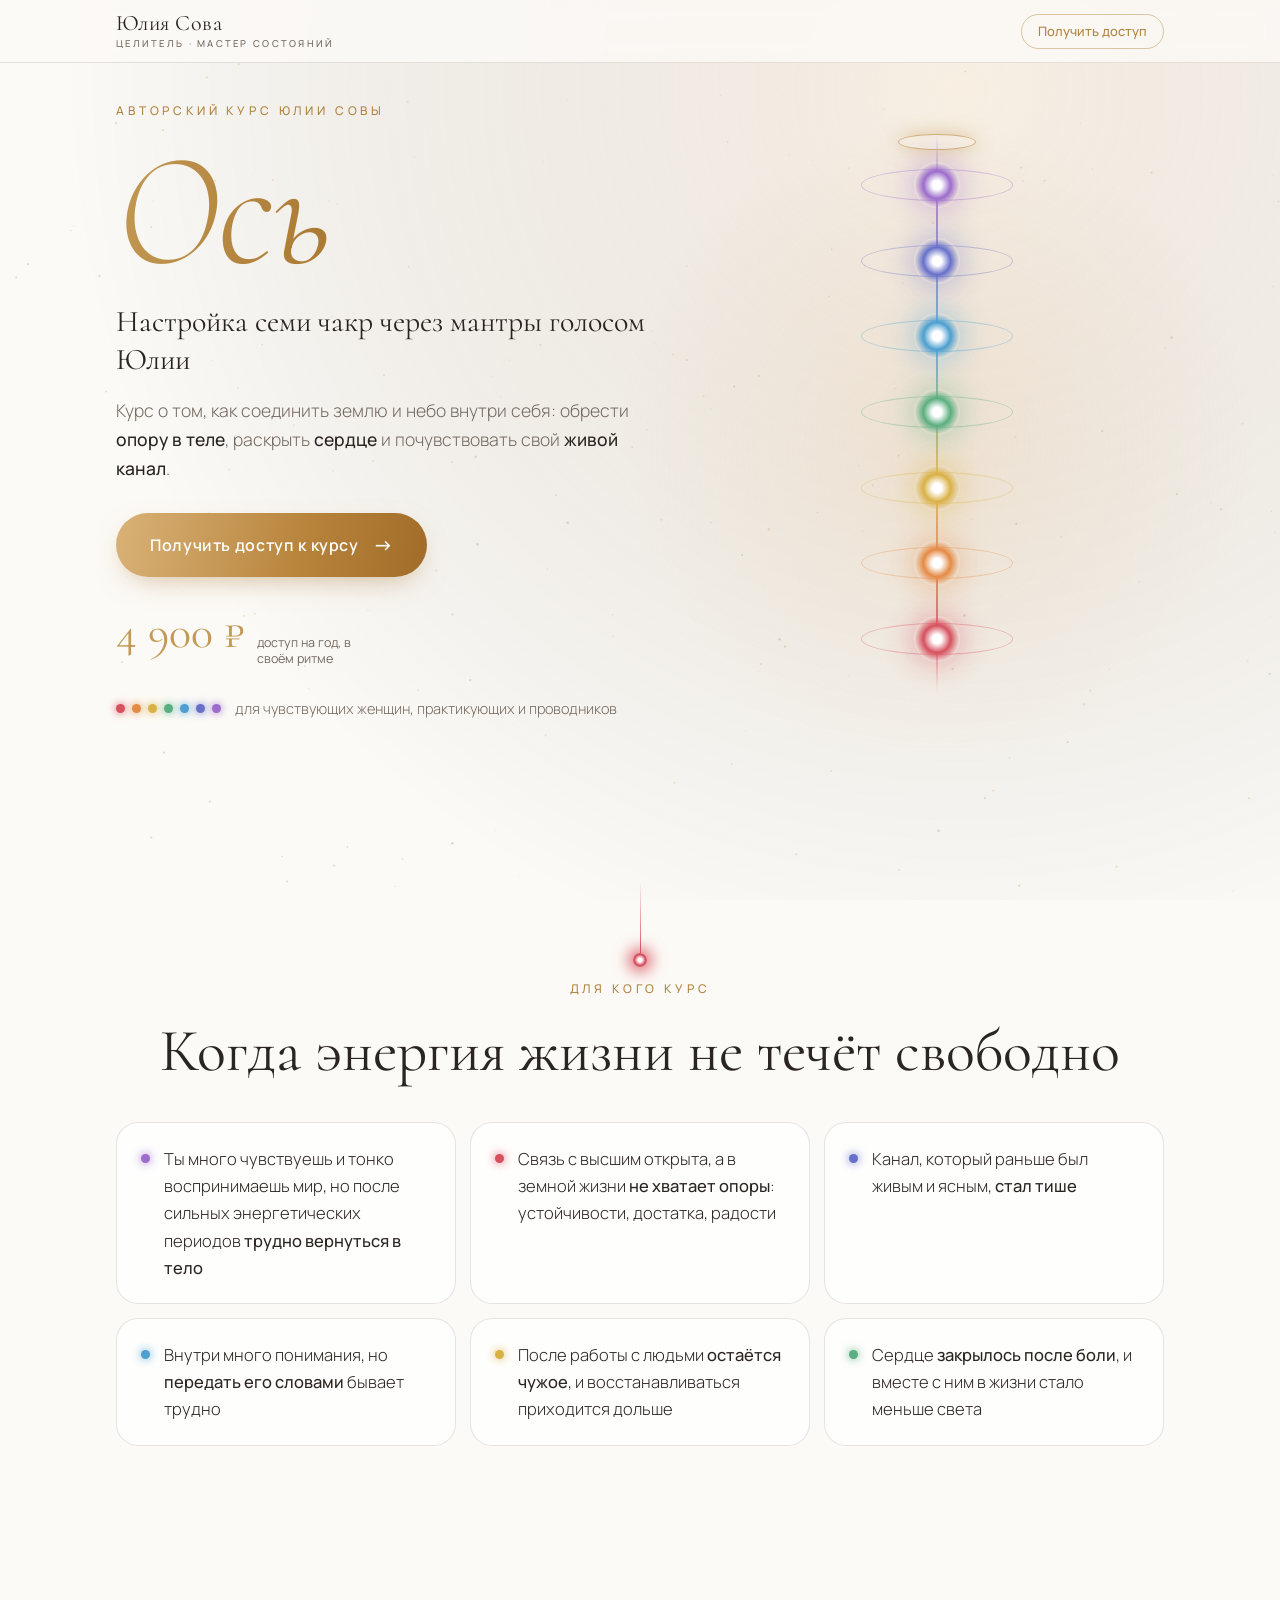
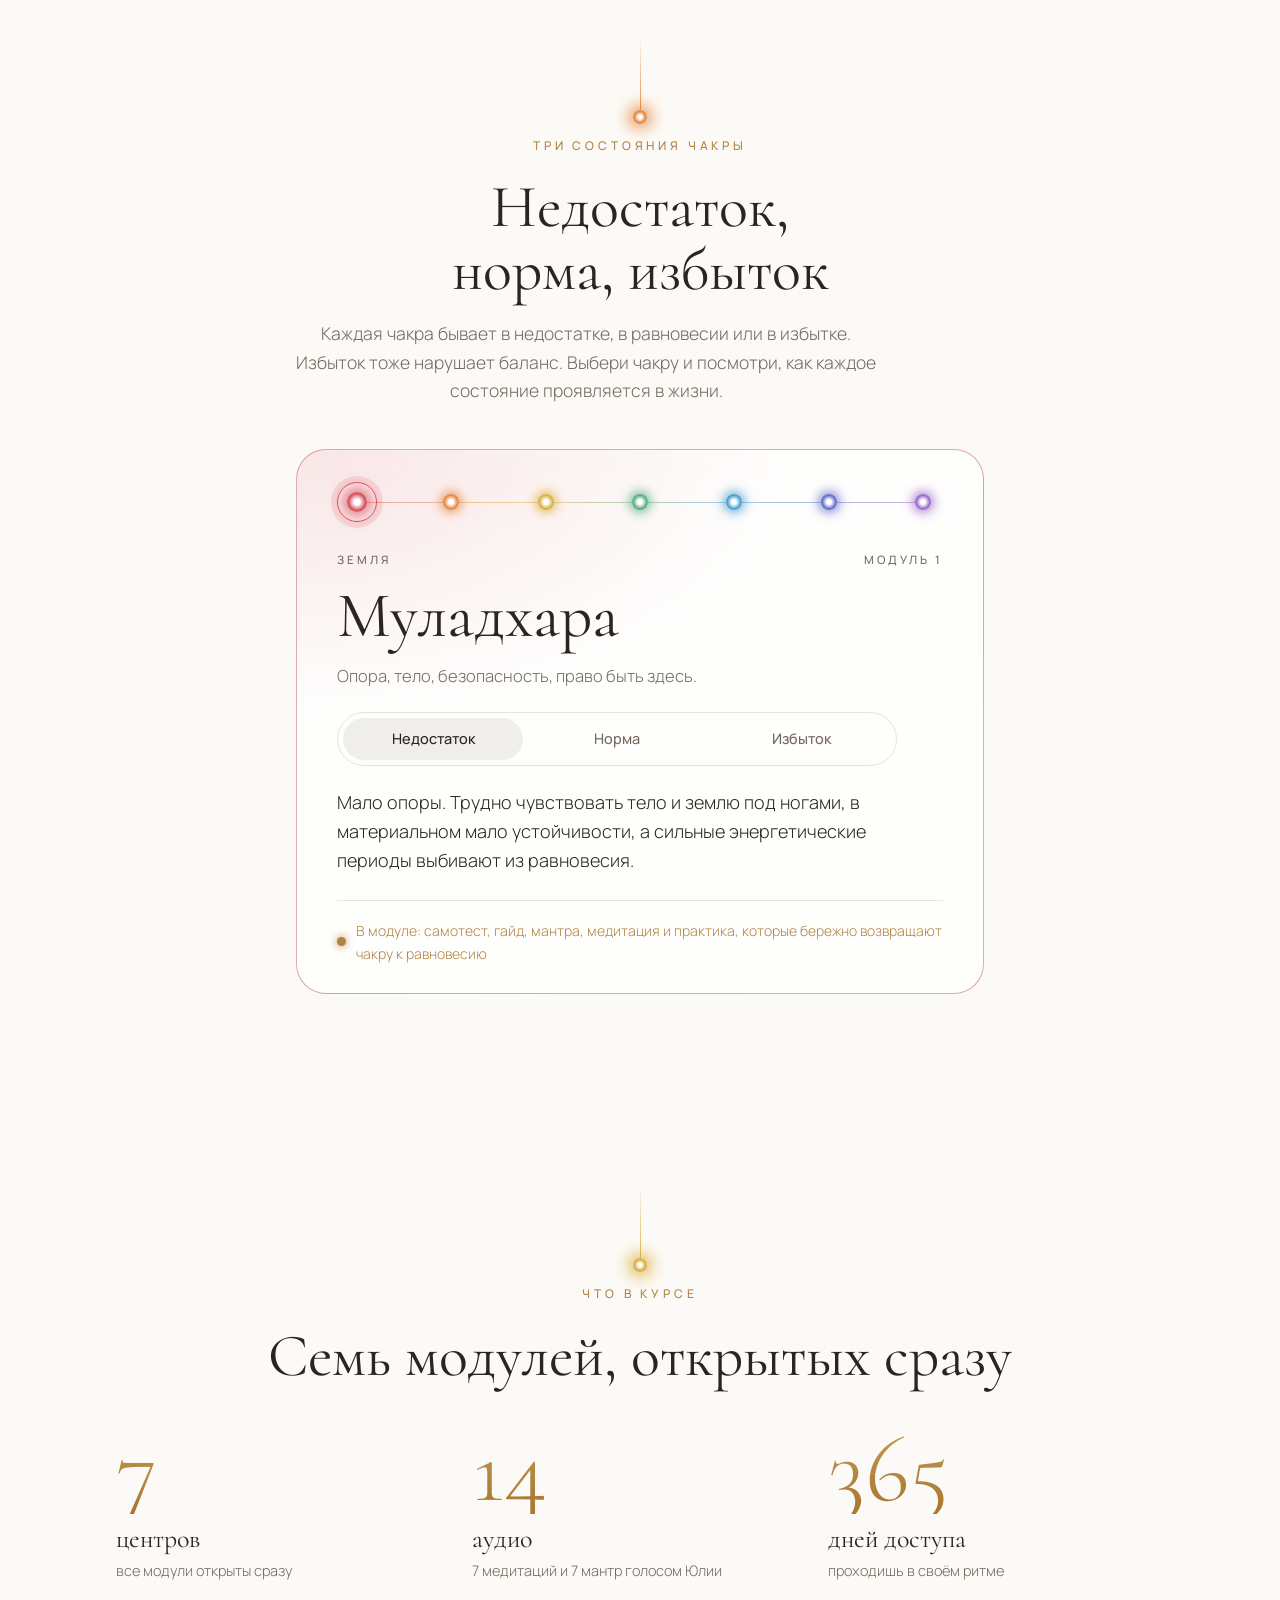
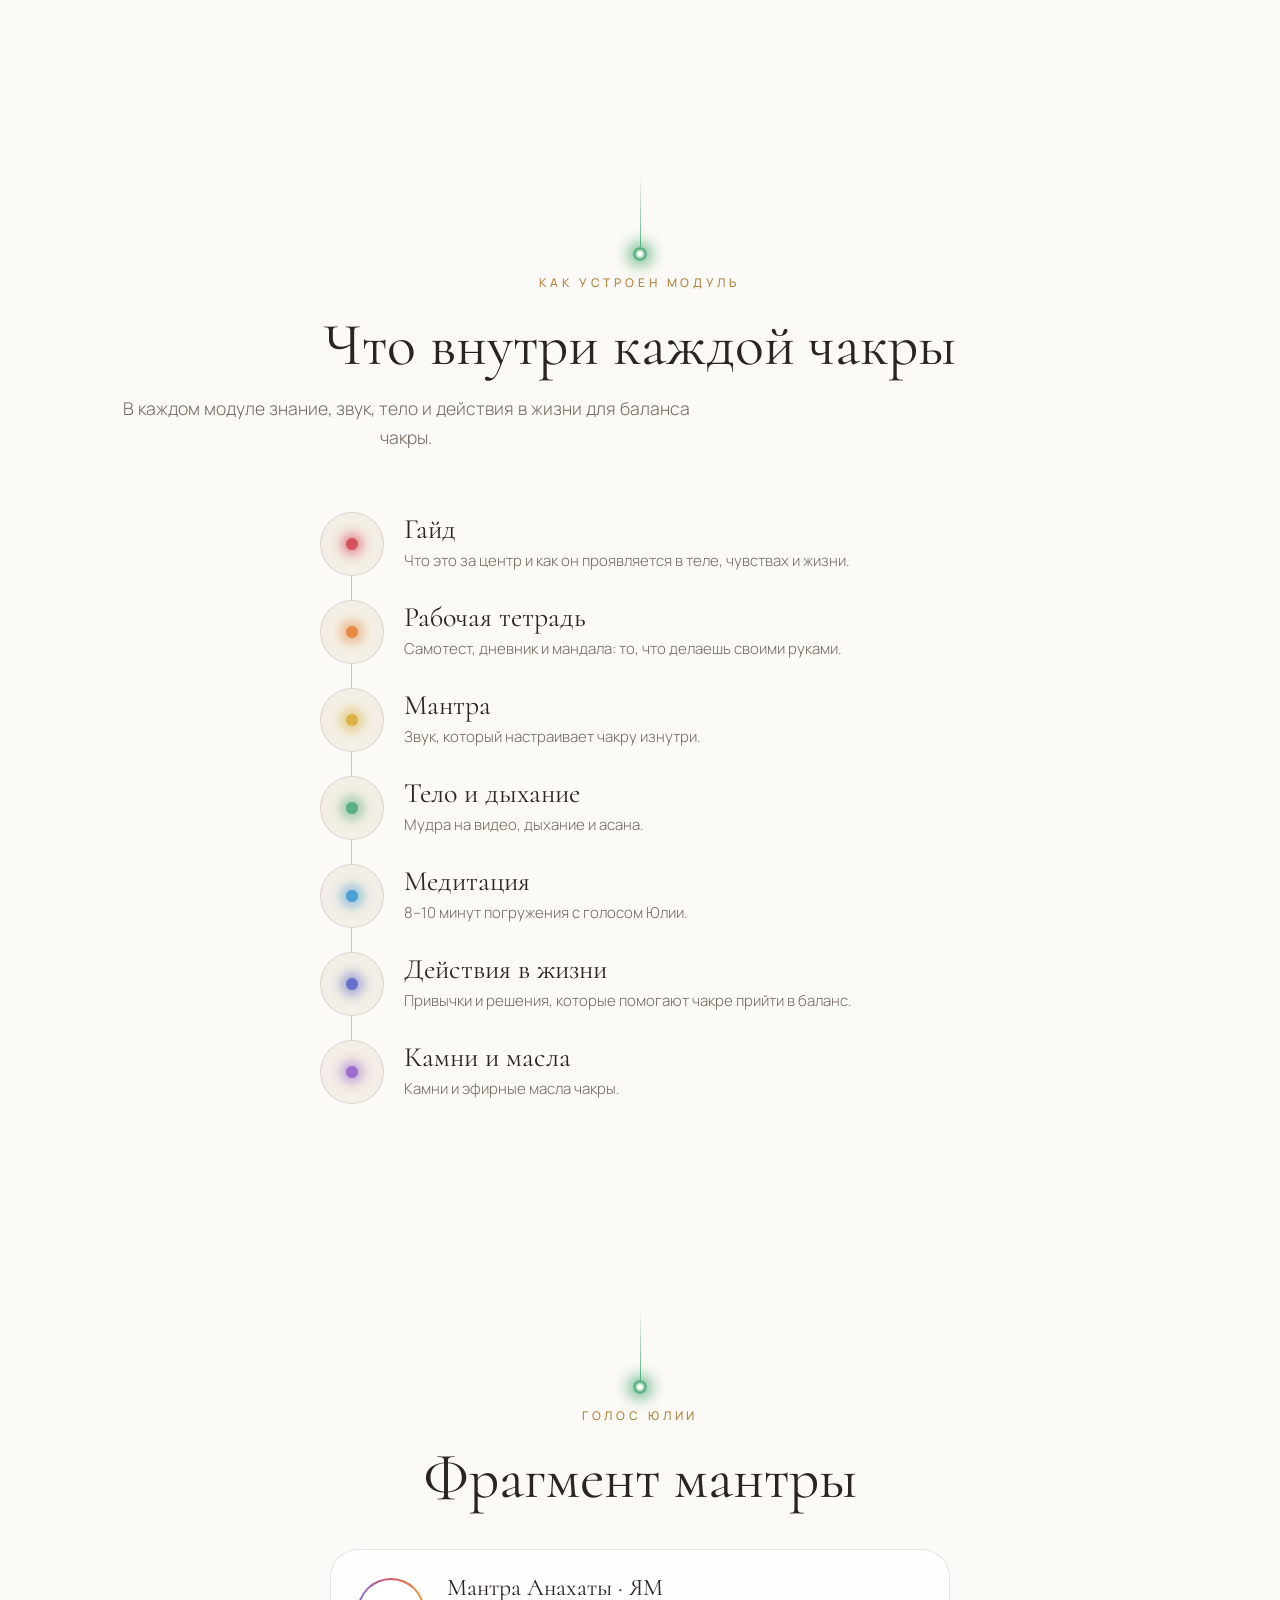
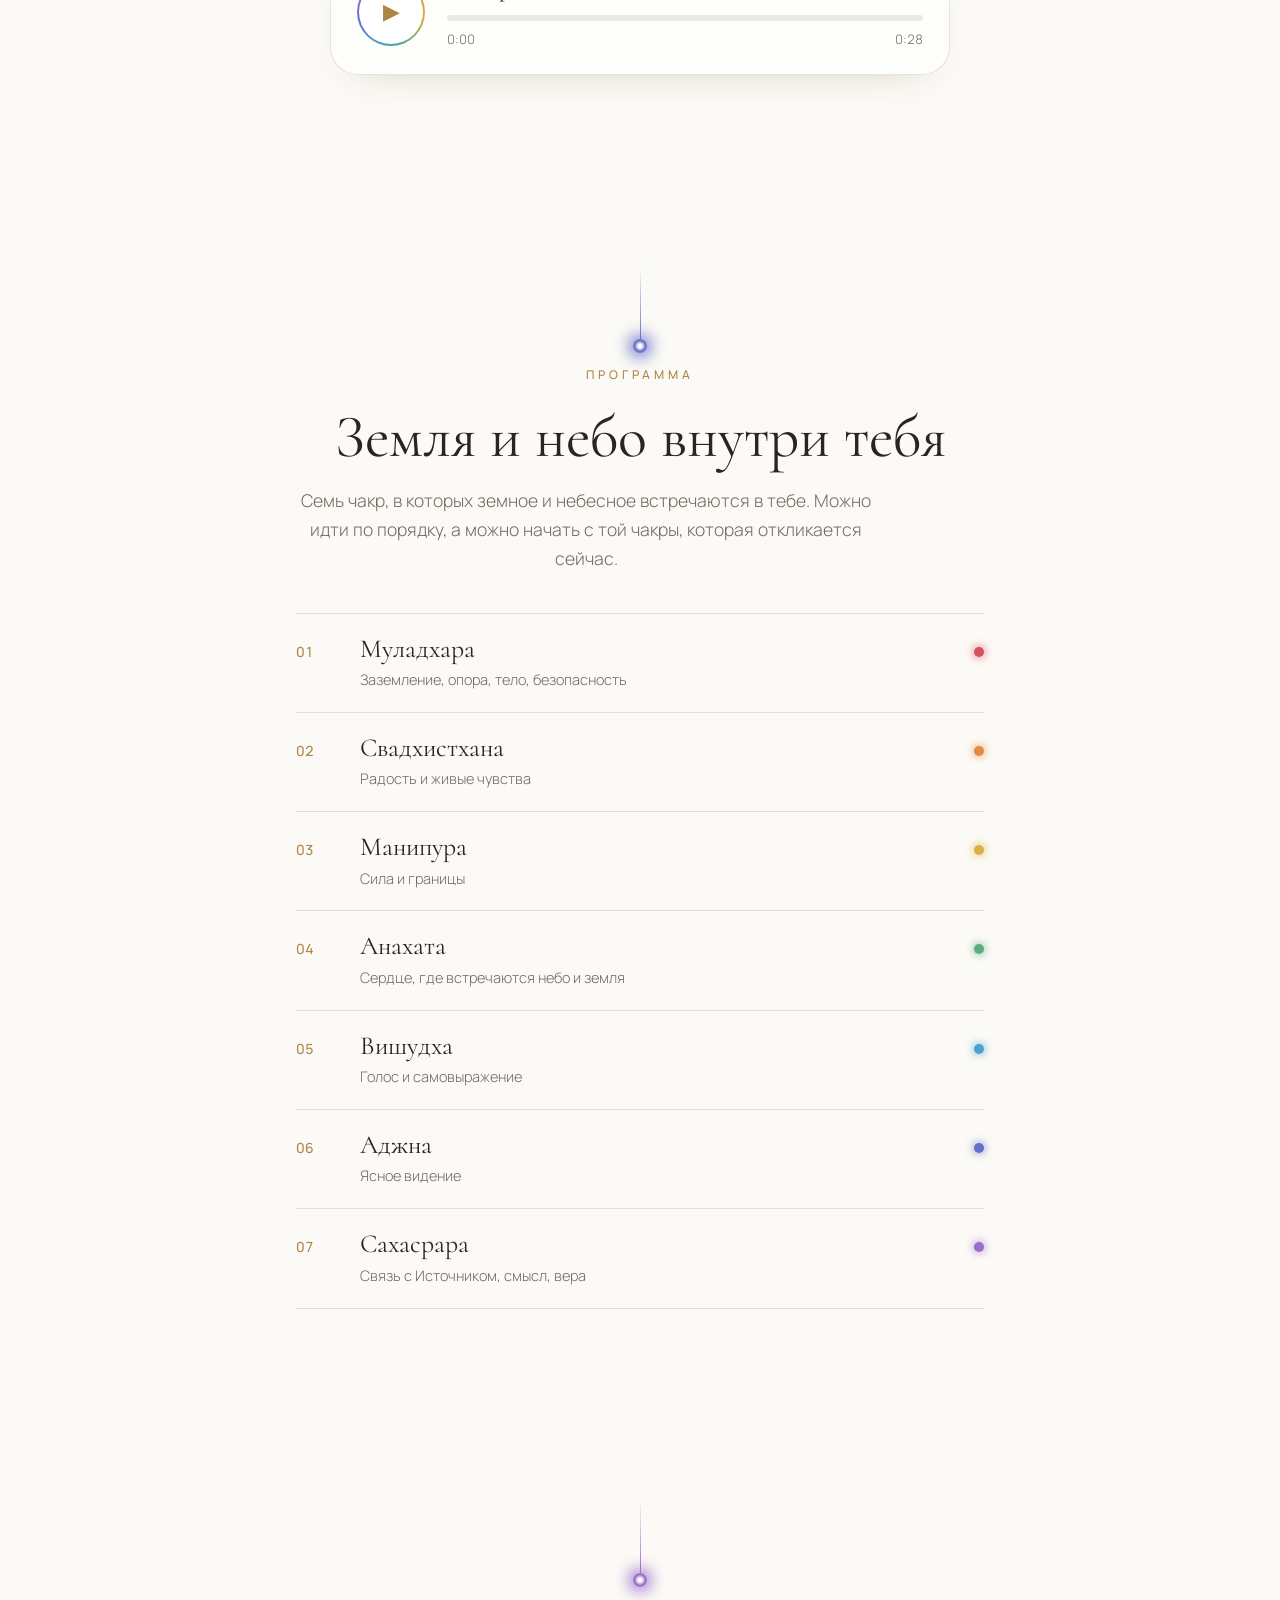
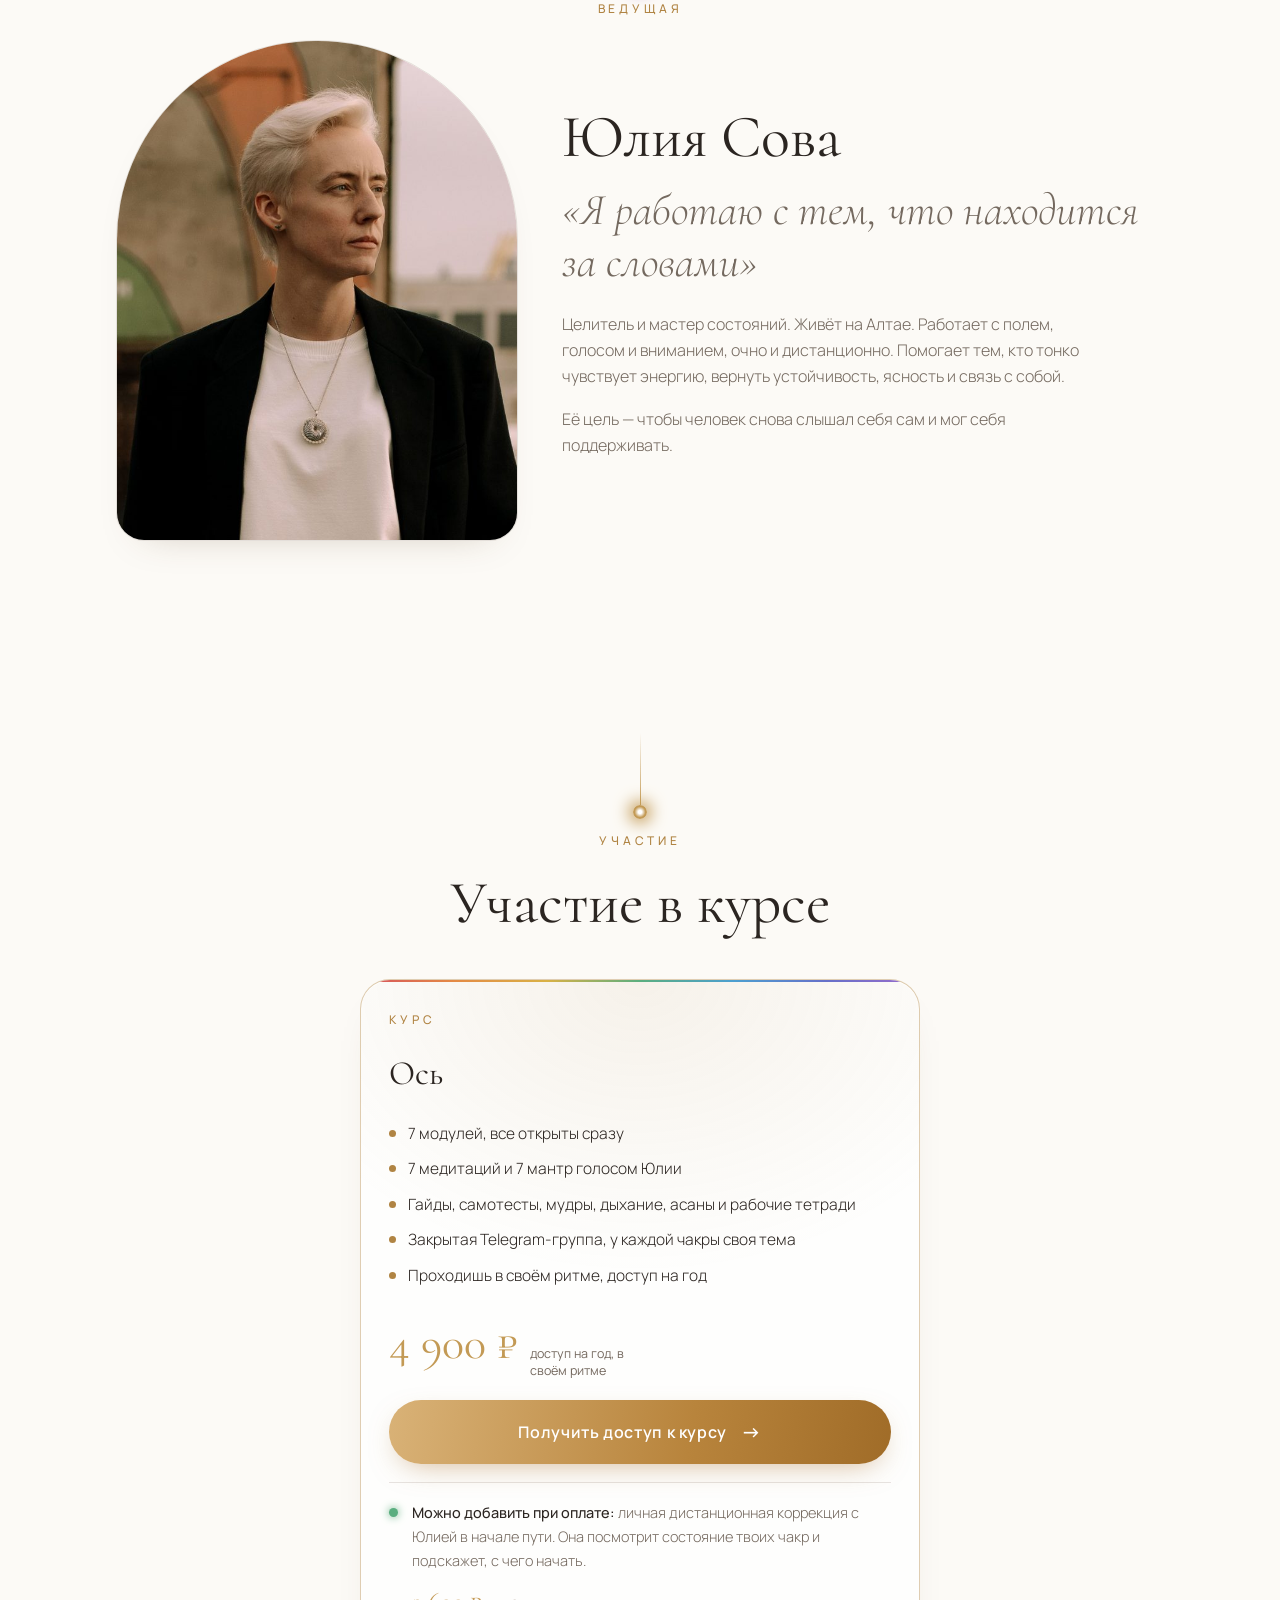
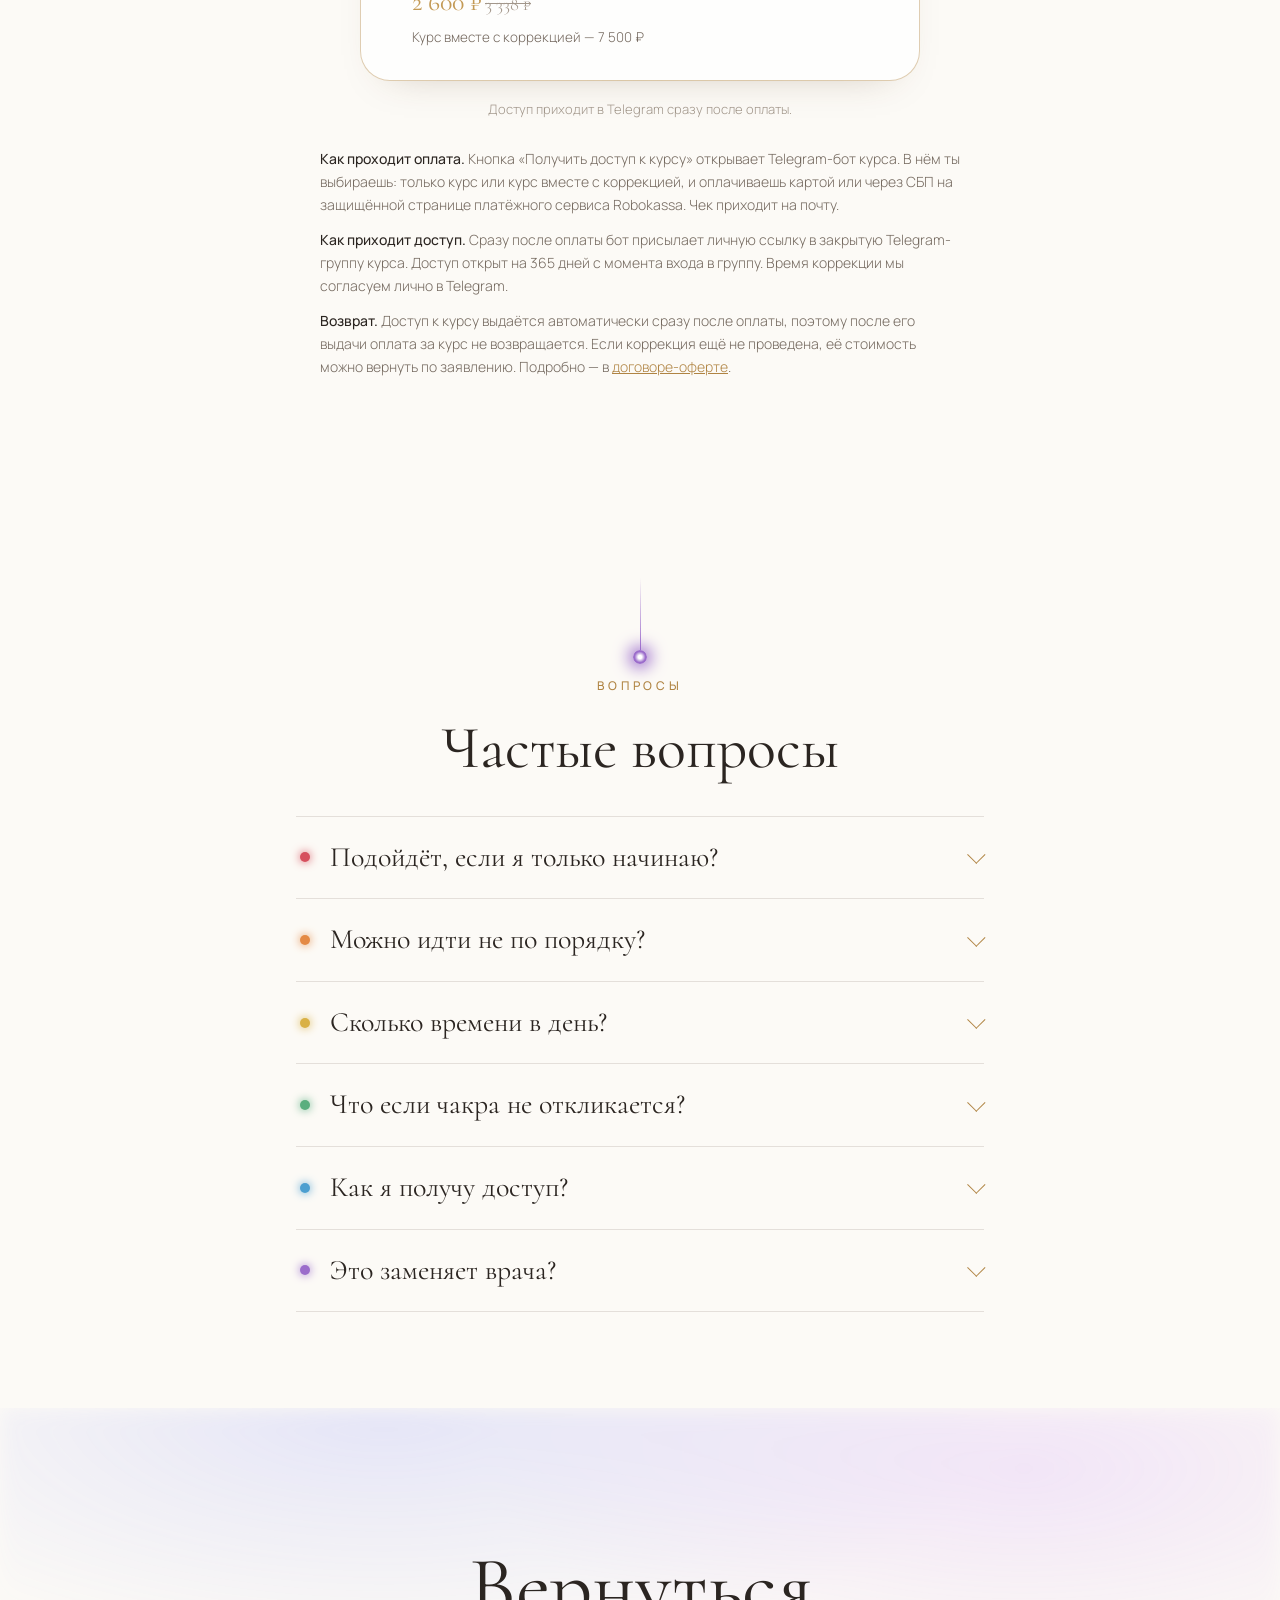
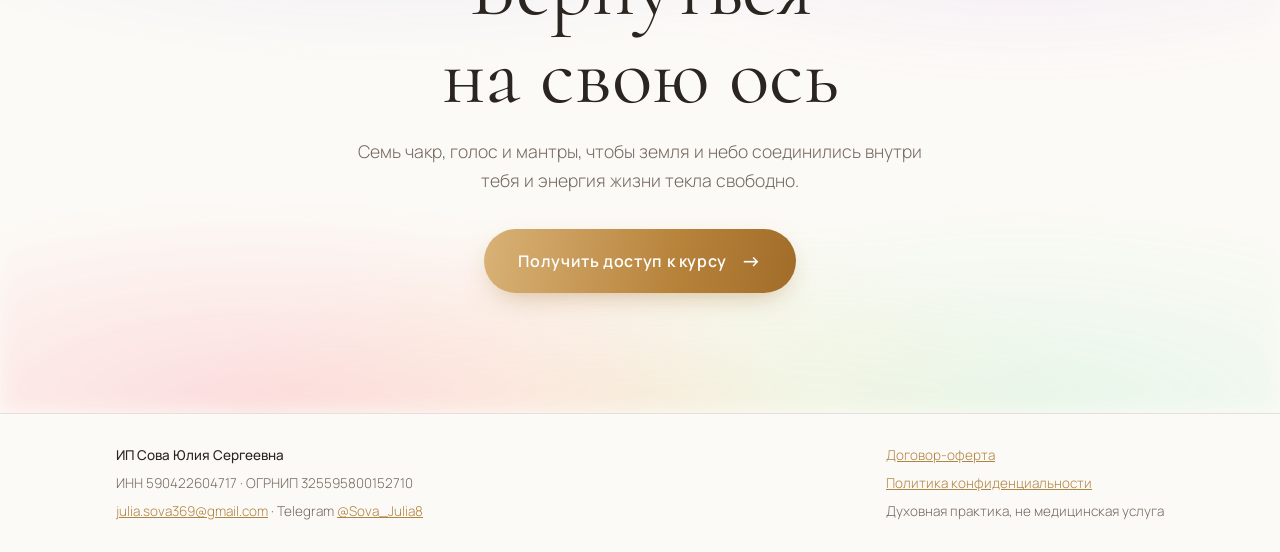
<file: index.html>
<!doctype html>
<html lang="ru" data-v="light">
<head>
<meta charset="utf-8">
<meta name="viewport" content="width=device-width,initial-scale=1,viewport-fit=cover">
<title>Курс «Ось» · Юлия Сова</title>
<meta name="description" content="Авторский курс Юлии Совы «Ось»: настройка семи чакр через мантры её голосом. 7 модулей, доступ на год.">
<meta property="og:title" content="Курс «Ось» · Юлия Сова">
<meta property="og:description" content="Настройка семи чакр через мантры голосом Юлии">
<link rel="icon" href="favicon.png">
<link rel="preconnect" href="https://fonts.googleapis.com">
<link rel="stylesheet" href="https://fonts.googleapis.com/css2?family=Cormorant:ital,wght@0,300;0,400;0,500;1,300;1,400&family=Manrope:wght@300;400;500;600&display=swap">
<link rel="stylesheet" href="style.css">
</head>
<body>

<canvas id="sky" aria-hidden="true"></canvas>
<div class="page">

<header class="top"><div class="in">
  <a class="brand" href="#start">Юлия Сова<small>целитель · мастер состояний</small></a>
  <a class="mini" href="#plans">Получить доступ</a>
</div></header>

<section class="hero" id="start"><div class="in">
  <div>
    <div class="eyebrow">Авторский курс Юлии Совы</div>
    <h1><em>Ось</em></h1>
    <p class="sub">Настройка семи чакр через мантры голосом Юлии</p>
    <p class="lead">Курс о том, как соединить землю и небо внутри себя: обрести <strong>опору в теле</strong>, раскрыть <strong>сердце</strong> и почувствовать свой <strong>живой канал</strong>.</p>
    <div class="cta-row">
      <a class="btn" href="#plans">Получить доступ к курсу <span class="arr">→</span></a>
      <div class="price"><b>4 900 ₽</b><span>доступ на год, в своём ритме</span></div>
    </div>
    <div class="who"><span class="dots"><i style="--c:var(--c1)"></i><i style="--c:var(--c2)"></i><i style="--c:var(--c3)"></i><i style="--c:var(--c4)"></i><i style="--c:var(--c5)"></i><i style="--c:var(--c6)"></i><i style="--c:var(--c7)"></i></span>для чувствующих женщин, практикующих и проводников</div>
  </div>
  <div class="column" aria-label="Семь чакр: нажмите на любую, чтобы узнать о ней">
    <button class="node" style="--c:var(--c1);--i:0" data-k="0" aria-label="Муладхара"></button>
    <button class="node" style="--c:var(--c2);--i:1" data-k="1" aria-label="Свадхистхана"></button>
    <button class="node" style="--c:var(--c3);--i:2" data-k="2" aria-label="Манипура"></button>
    <button class="node" style="--c:var(--c4);--i:3" data-k="3" aria-label="Анахата"></button>
    <button class="node" style="--c:var(--c5);--i:4" data-k="4" aria-label="Вишудха"></button>
    <button class="node" style="--c:var(--c6);--i:5" data-k="5" aria-label="Аджна"></button>
    <button class="node" style="--c:var(--c7);--i:6" data-k="6" aria-label="Сахасрара"></button>
    <span class="crown" aria-hidden="true"></span>
  </div>
</div></section>

<section id="you" style="--c:var(--c1)"><div class="in">
  <div class="mark"><span class="orb"></span><span class="eyebrow">Для кого курс</span></div>
  <h2 class="center">Когда энергия жизни не течёт свободно</h2>
  <div class="pains">
    <div class="pain"><i style="--c:var(--c7)"></i><span>Ты много чувствуешь и тонко воспринимаешь мир, но после сильных энергетических периодов <strong>трудно вернуться в тело</strong></span></div>
    <div class="pain"><i style="--c:var(--c1)"></i><span>Связь с высшим открыта, а в земной жизни <strong>не хватает опоры</strong>: устойчивости, достатка, радости</span></div>
    <div class="pain"><i style="--c:var(--c6)"></i><span>Канал, который раньше был живым и ясным, <strong>стал тише</strong></span></div>
    <div class="pain"><i style="--c:var(--c5)"></i><span>Внутри много понимания, но <strong>передать его словами</strong> бывает трудно</span></div>
    <div class="pain"><i style="--c:var(--c3)"></i><span>После работы с людьми <strong>остаётся чужое</strong>, и восстанавливаться приходится дольше</span></div>
    <div class="pain"><i style="--c:var(--c4)"></i><span>Сердце <strong>закрылось после боли</strong>, и вместе с ним в жизни стало меньше света</span></div>
  </div>
</div></section>

<section id="map" style="--c:var(--c2)"><div class="in narrow">
  <div class="mark center"><span class="orb"></span><span class="eyebrow">Три состояния чакры</span></div>
  <h2 class="center">Недостаток, норма, избыток</h2>
  <p class="lead center">Каждая чакра бывает в недостатке, в равновесии или в избытке. Избыток тоже нарушает баланс. Выбери чакру и посмотри, как каждое состояние проявляется в жизни.</p>
  <div class="explorer" id="explorer">
    <div class="picker" role="group" aria-label="Выбор чакры" id="picker"></div>
    <div class="ex-head"><span id="exEl">Земля</span><span id="exMod">Модуль 1</span></div>
    <div class="ex-name" id="exName">Муладхара</div>
    <p class="ex-theme" id="exTheme"></p>
    <div class="seg" role="group" aria-label="Состояние">
      <button id="stLo" aria-pressed="true">Недостаток</button>
      <button id="stOk" aria-pressed="false">Норма</button>
      <button id="stHi" aria-pressed="false">Избыток</button>
    </div>
    <p class="ex-text" id="exText" aria-live="polite"></p>
    <div class="ex-mod"><span class="dots"><i style="--c:var(--gold)"></i></span><span>В модуле: самотест, гайд, мантра, медитация и практика, которые бережно возвращают чакру к равновесию</span></div>
  </div>
</div></section>

<section id="numbers" style="--c:var(--c3)"><div class="in">
  <div class="mark"><span class="orb"></span><span class="eyebrow">Что в курсе</span></div>
  <h2 class="center">Семь модулей, открытых сразу</h2>
  <div class="nums">
    <div class="num"><b>7</b><strong>центров</strong><span>все модули открыты сразу</span></div>
    <div class="num"><b>14</b><strong>аудио</strong><span>7 медитаций и 7 мантр голосом Юлии</span></div>
    <div class="num"><b>365</b><strong>дней доступа</strong><span>проходишь в своём ритме</span></div>
  </div>
</div></section>

<section id="inside" style="--c:var(--c4)"><div class="in">
  <div class="mark"><span class="orb"></span><span class="eyebrow">Как устроен модуль</span></div>
  <h2 class="center">Что внутри каждой чакры</h2>
  <p class="lead center">В каждом модуле знание, звук, тело и действия в жизни для баланса чакры.</p>
  <ol class="path">
    <li style="--c:var(--c1)"><span class="ring"></span><div><h3>Гайд</h3><p>Что это за центр и как он проявляется в теле, чувствах и жизни.</p></div></li>
    <li style="--c:var(--c2)"><span class="ring"></span><div><h3>Рабочая тетрадь</h3><p>Самотест, дневник и мандала: то, что делаешь своими руками.</p></div></li>
    <li style="--c:var(--c3)"><span class="ring"></span><div><h3>Мантра</h3><p>Звук, который настраивает чакру изнутри.</p></div></li>
    <li style="--c:var(--c4)"><span class="ring"></span><div><h3>Тело и дыхание</h3><p>Мудра на видео, дыхание и асана.</p></div></li>
    <li style="--c:var(--c5)"><span class="ring"></span><div><h3>Медитация</h3><p>8–10 минут погружения с голосом Юлии.</p></div></li>
    <li style="--c:var(--c6)"><span class="ring"></span><div><h3>Действия в жизни</h3><p>Привычки и решения, которые помогают чакре прийти в баланс.</p></div></li>
    <li style="--c:var(--c7)"><span class="ring"></span><div><h3>Камни и масла</h3><p>Камни и эфирные масла чакры.</p></div></li>
  </ol>
</div></section>

<section id="listen" style="--c:var(--c4)"><div class="in">
  <div class="mark"><span class="orb"></span><span class="eyebrow">Голос Юлии</span></div>
  <h2 class="center">Фрагмент мантры</h2>
  <div class="listen">
    <button class="lplay" id="lplay" aria-label="Слушать мантру Анахаты"><span id="lico">▶</span></button>
    <div class="lbody">
      <div class="ltitle">Мантра Анахаты · ЯМ</div>
      <div class="lbar" id="lbar"><i id="lfill"></i></div>
      <div class="ltime"><span id="lcur">0:00</span><span>0:28</span></div>
    </div>
    <audio id="laudio" src="mantra-anahata.mp3" preload="none"></audio>
  </div>
</div></section>
<style>
.listen{margin:40px auto 0;max-width:620px;border:1px solid var(--line);border-radius:28px;padding:24px 26px;background:var(--card);display:grid;grid-template-columns:auto minmax(0,1fr);gap:22px;align-items:center;box-shadow:0 1px 0 rgba(255,255,255,.8) inset,0 18px 40px -30px rgba(90,60,30,.35)}
.lplay{width:68px;height:68px;border-radius:50%;border:0;padding:2px;cursor:pointer;background:conic-gradient(var(--c1),var(--c2),var(--c3),var(--c4),var(--c5),var(--c6),var(--c7),var(--c1))}
.lplay span{width:100%;height:100%;border-radius:50%;background:#fff;display:grid;place-items:center;color:var(--gold);font-size:22px}
.lplay:focus-visible{outline:2px solid var(--gold);outline-offset:4px}
.ltitle{font:400 24px/1.2 var(--display);margin-bottom:12px}
.lbar{height:6px;border-radius:999px;background:rgba(70,52,34,.1);overflow:hidden;cursor:pointer}
.lbar i{display:block;height:100%;width:0;background:linear-gradient(90deg,var(--gold1),var(--gold2));border-radius:999px}
.ltime{display:flex;justify-content:space-between;color:var(--muted);font-size:13px;margin-top:8px;font-variant-numeric:tabular-nums}
</style>
<script>
(function(){var a=document.getElementById('laudio'),b=document.getElementById('lplay'),ic=document.getElementById('lico'),f=document.getElementById('lfill'),c=document.getElementById('lcur'),bar=document.getElementById('lbar');
function t(s){s=Math.floor(s||0);return Math.floor(s/60)+':'+String(s%60).padStart(2,'0')}
b.onclick=function(){if(a.paused){a.play()}else{a.pause()}};
a.onplay=function(){ic.textContent='❚❚'};a.onpause=a.onended=function(){ic.textContent='▶'};
a.ontimeupdate=function(){f.style.width=(a.currentTime/(a.duration||37)*100)+'%';c.textContent=t(a.currentTime)};
bar.onclick=function(e){var r=bar.getBoundingClientRect();if(a.duration){a.currentTime=(e.clientX-r.left)/r.width*a.duration}};})();
</script>
  
<section id="modules" style="--c:var(--c6)"><div class="in narrow">
  <div class="mark center"><span class="orb"></span><span class="eyebrow">Программа</span></div>
  <h2 class="center">Земля и небо внутри тебя</h2>
  <p class="lead center">Семь чакр, в которых земное и небесное встречаются в тебе. Можно идти по порядку, а можно начать с той чакры, которая откликается сейчас.</p>
  <ul class="mods" id="mods"></ul>
</div></section>

<section id="yulia" style="--c:var(--c7)"><div class="in">
  <div class="mark"><span class="orb"></span><span class="eyebrow">Ведущая</span></div>
  <div class="about">
    <img class="photo" src="yulia.jpg" alt="Юлия Сова" width="640" height="800" loading="lazy">
    <div>
      <h2>Юлия Сова</h2>
      <p class="quote">«Я работаю с тем, что находится за словами»</p>
      <p>Целитель и мастер состояний. Живёт на Алтае. Работает с полем, голосом и вниманием, очно и дистанционно. Помогает тем, кто тонко чувствует энергию, вернуть устойчивость, ясность и связь с собой.</p>
      <p>Её цель — чтобы человек снова слышал себя сам и мог себя поддерживать.</p>
    </div>
  </div>
</div></section>

<section id="plans" style="--c:var(--gold1)"><div class="in">
  <div class="mark"><span class="orb"></span><span class="eyebrow">Участие</span></div>
  <h2 class="center">Участие в курсе</h2>
  <div class="plans one">
    <div class="plan main">
      <div class="eyebrow">Курс</div>
      <h3>Ось</h3>
      <ul><li>7 модулей, все открыты сразу</li><li>7 медитаций и 7 мантр голосом Юлии</li><li>Гайды, самотесты, мудры, дыхание, асаны и рабочие тетради</li><li>Закрытая Telegram-группа, у каждой чакры своя тема</li><li>Проходишь в своём ритме, доступ на год</li></ul>
      <div class="price"><b>4 900 ₽</b><span>доступ на год, в своём ритме</span></div>
      <a class="btn" href="https://t.me/sova_chakra_bot?start=site">Получить доступ к курсу <span class="arr">→</span></a>
      <div class="addon">
        <span class="dots"><i style="--c:var(--c4)"></i></span>
        <div><strong>Можно добавить при оплате:</strong> личная дистанционная коррекция с Юлией в начале пути. Она посмотрит состояние твоих чакр и подскажет, с чего начать.<div class="addon-p"><b>2 600 ₽</b> <s>3 338 ₽</s></div><div class="addon-n">Курс вместе с коррекцией — 7 500 ₽</div></div>
      </div>
    </div>
  </div>
  <p class="note">Доступ приходит в Telegram сразу после оплаты.</p>
  <div class="terms">
    <p><strong>Как проходит оплата.</strong> Кнопка «Получить доступ к курсу» открывает Telegram-бот курса. В нём ты выбираешь: только курс или курс вместе с коррекцией, и оплачиваешь картой или через СБП на защищённой странице платёжного сервиса Robokassa. Чек приходит на почту.</p>
    <p><strong>Как приходит доступ.</strong> Сразу после оплаты бот присылает личную ссылку в закрытую Telegram-группу курса. Доступ открыт на 365 дней с момента входа в группу. Время коррекции мы согласуем лично в Telegram.</p>
    <p><strong>Возврат.</strong> Доступ к курсу выдаётся автоматически сразу после оплаты, поэтому после его выдачи оплата за курс не возвращается. Если коррекция ещё не проведена, её стоимость можно вернуть по заявлению. Подробно — в <a href="oferta.html">договоре-оферте</a>.</p>
  </div>
</div></section>

<section id="faq" style="--c:var(--c7)"><div class="in narrow">
  <div class="mark center"><span class="orb"></span><span class="eyebrow">Вопросы</span></div>
  <h2 class="center">Частые вопросы</h2>
  <div class="faq">
    <details><summary><i style="--c:var(--c1)"></i>Подойдёт, если я только начинаю?</summary><p>Да. Первый модуль про ось и заземление, с него удобно начать на любом уровне.</p></details>
    <details><summary><i style="--c:var(--c2)"></i>Можно идти не по порядку?</summary><p>Да. Все модули открыты сразу. Мы советуем идти по порядку, начиная с Муладхары, но можно начать с той чакры, которая откликается сейчас.</p></details>
    <details><summary><i style="--c:var(--c3)"></i>Сколько времени в день?</summary><p>Сколько хочется. Одна чакра — это гайд, самотест, мантра, медитация и практика. Обычно 20–30 минут в день.</p></details>
    <details><summary><i style="--c:var(--c4)"></i>Что если чакра не откликается?</summary><p>Так бывает. Для этого есть личная дистанционная коррекция с Юлией: она посмотрит, где нарушен баланс, и поможет его выровнять.</p></details>
    <details><summary><i style="--c:var(--c5)"></i>Как я получу доступ?</summary><p>Сразу после оплаты придёт ссылка на закрытую Telegram-группу курса: в ней отдельная тема для каждой чакры. Доступ открыт на год.</p></details>
    <details><summary><i style="--c:var(--c7)"></i>Это заменяет врача?</summary><p>Нет. Это духовная практика, а не медицина и не психотерапия.</p></details>
  </div>
</div></section>

<section class="finale center"><div class="in narrow">
  <h2>Вернуться на свою ось</h2>
  <p class="lead" style="margin-inline:auto">Семь чакр, голос и мантры, чтобы земля и небо соединились внутри тебя и энергия жизни текла свободно.</p>
  <div style="margin-top:34px"><a class="btn" href="#plans">Получить доступ к курсу <span class="arr">→</span></a></div>
</div></section>

<footer><div class="in">
  <div class="f-col">
    <b>ИП Сова Юлия Сергеевна</b>
    <span>ИНН 590422604717 · ОГРНИП 325595800152710</span>
    <span><a href="mailto:julia.sova369@gmail.com">julia.sova369@gmail.com</a> · Telegram <a href="https://t.me/Sova_Julia8">@Sova_Julia8</a></span>
  </div>
  <div class="f-col">
    <a href="oferta.html">Договор-оферта</a>
    <a href="privacy.html">Политика конфиденциальности</a>
    <span>Духовная практика, не медицинская услуга</span>
  </div>
</div></footer>
</div>

<script src="site.js"></script>
</body>
</html>
</file>
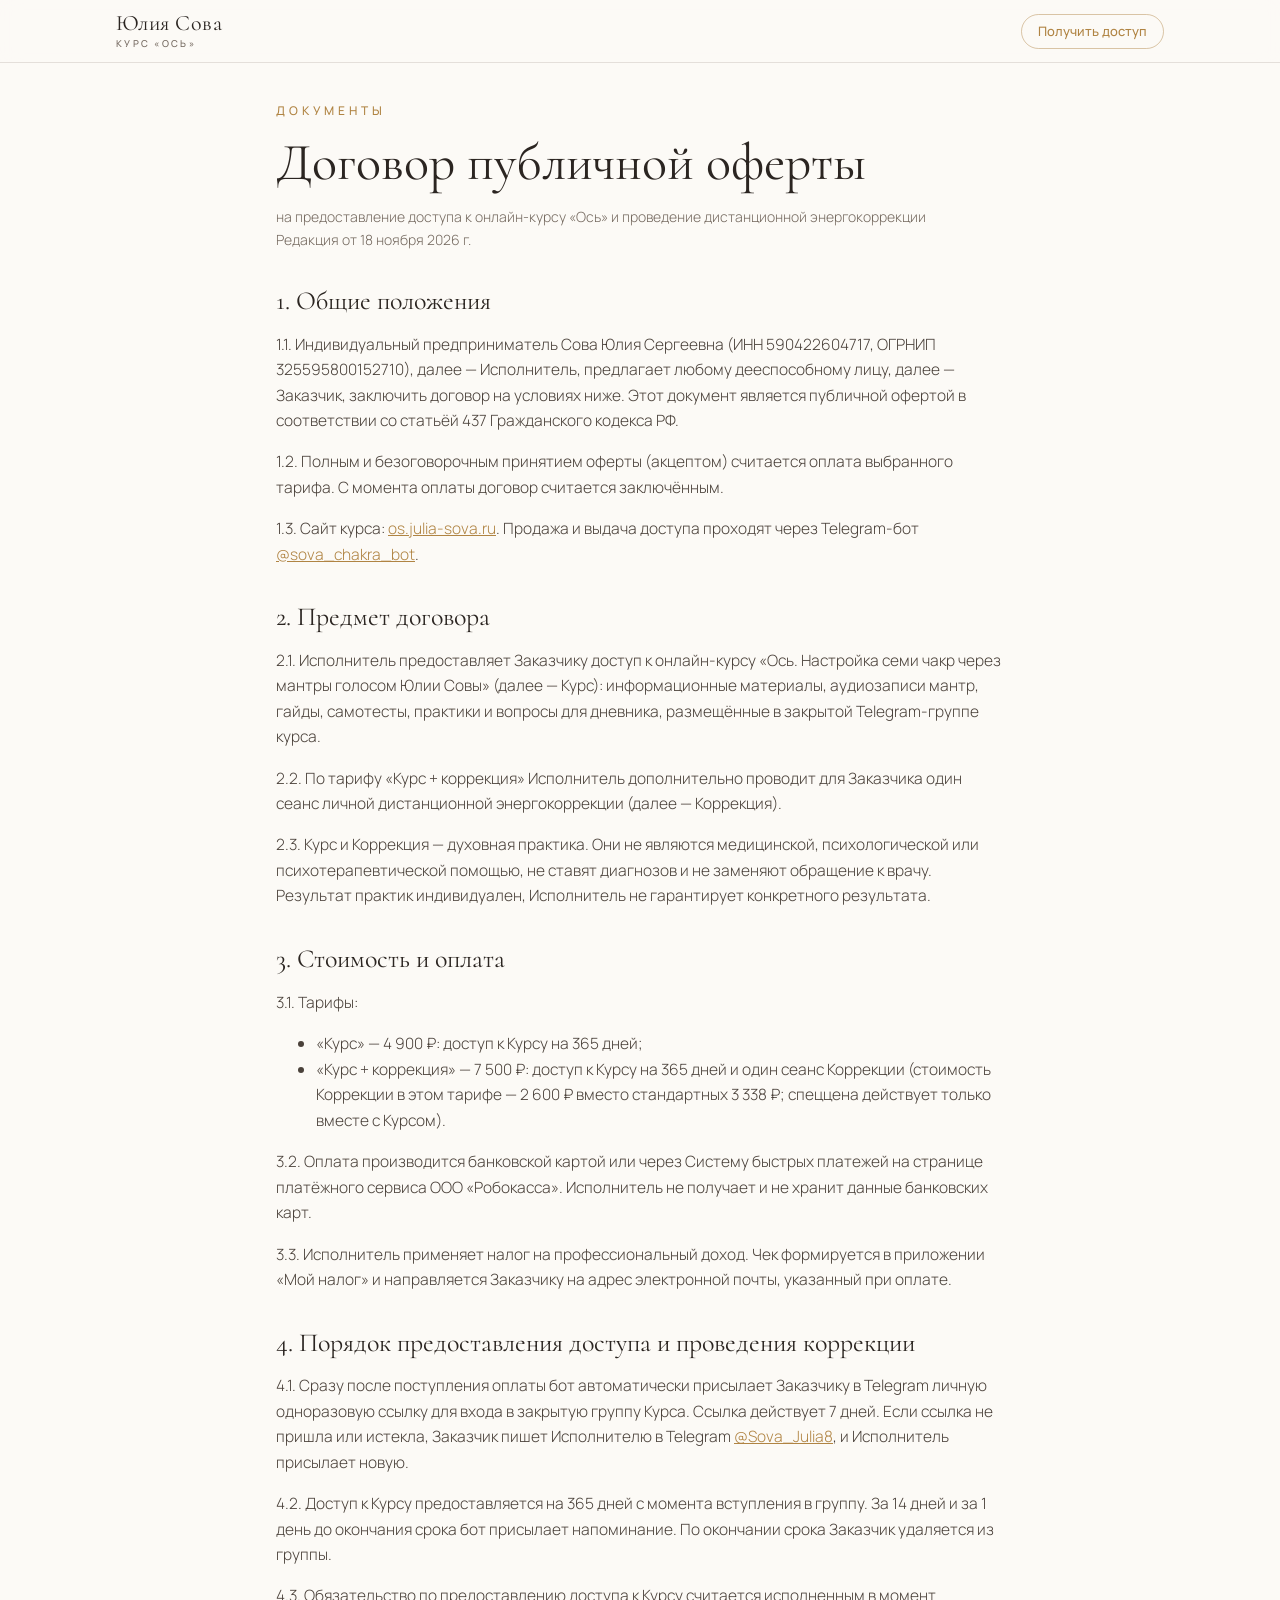
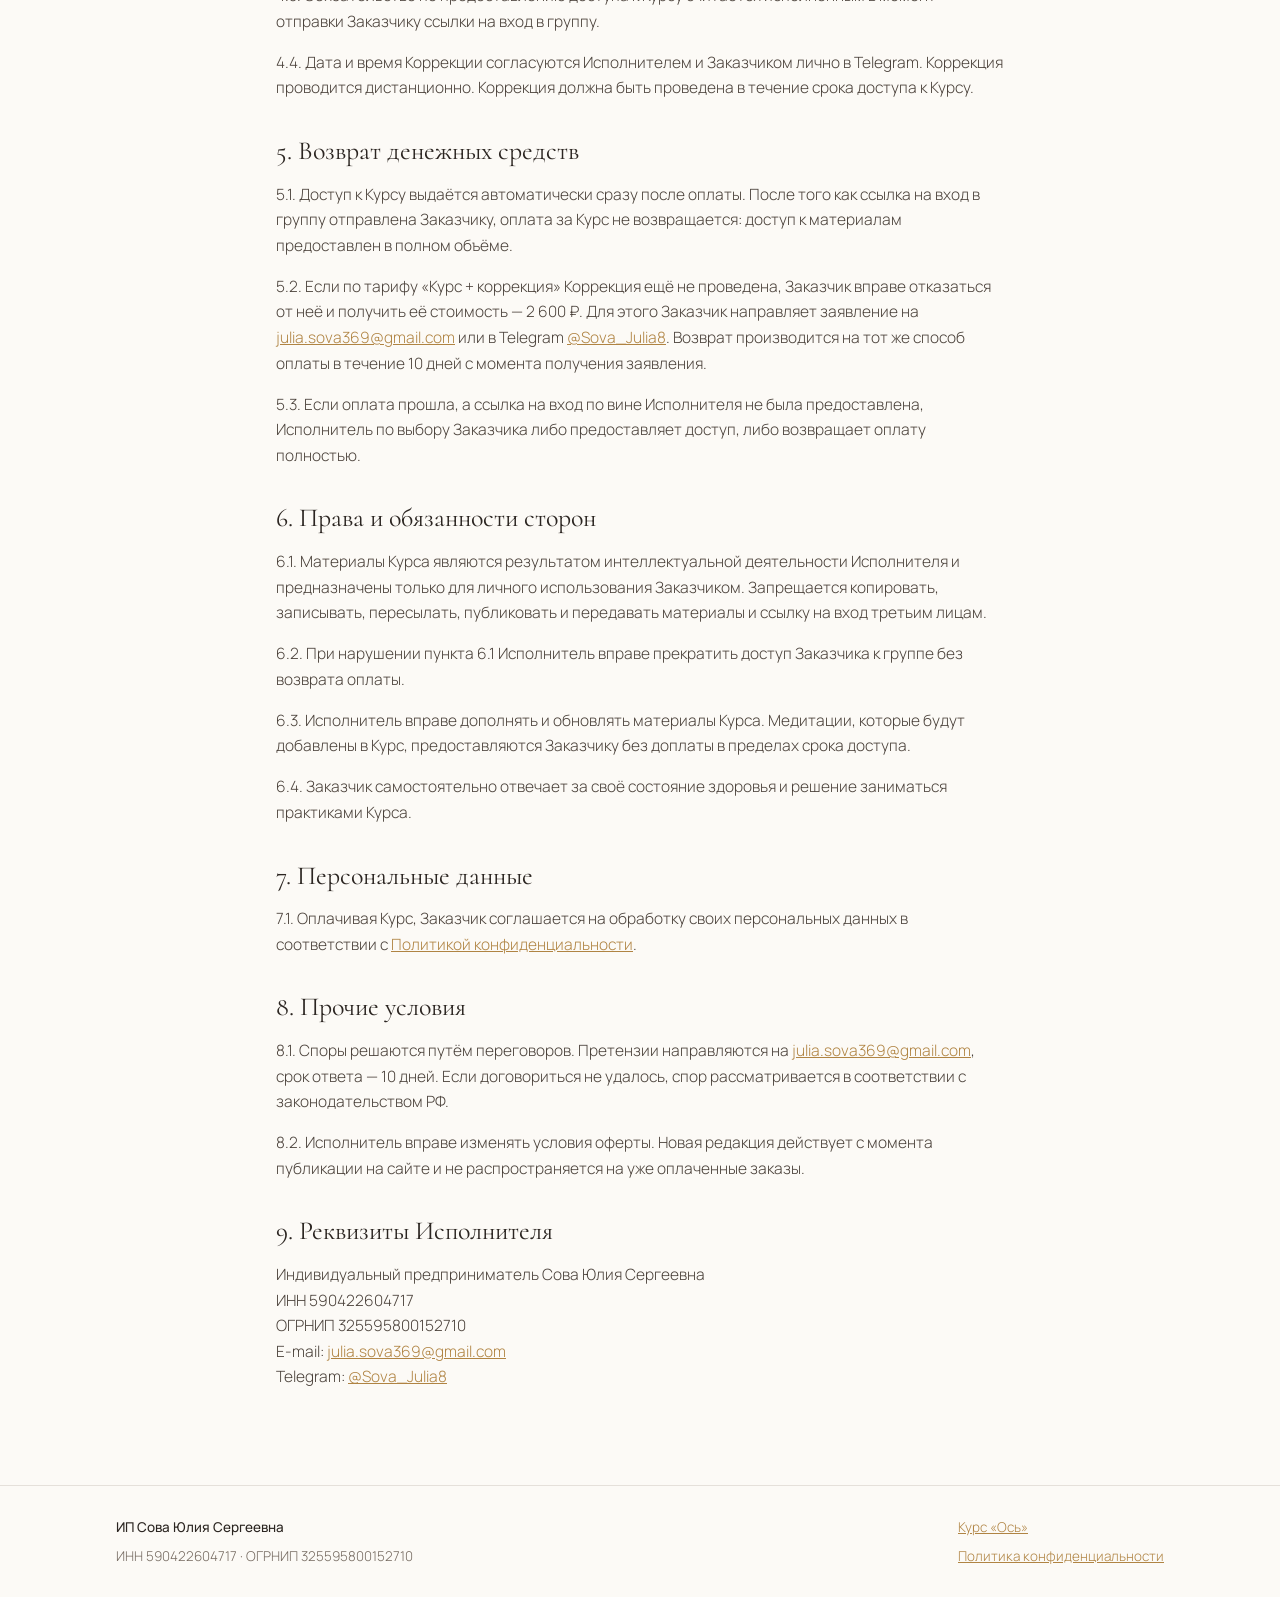
<file: oferta.html>
<!doctype html>
<html lang="ru">
<head>
<meta charset="utf-8">
<meta name="viewport" content="width=device-width,initial-scale=1,viewport-fit=cover">
<title>Договор-оферта · курс «Ось» · Юлия Сова</title>
<link rel="icon" href="favicon.png">
<link rel="stylesheet" href="https://fonts.googleapis.com/css2?family=Cormorant:wght@300;400&family=Manrope:wght@300;400;500;600&display=swap">
<link rel="stylesheet" href="style.css">
</head>
<body>
<header class="top"><div class="in">
  <a class="brand" href="index.html">Юлия Сова<small>курс «Ось»</small></a>
  <a class="mini" href="index.html#plans">Получить доступ</a>
</div></header>
<main class="doc">
<div class="eyebrow">Документы</div>
<h1>Договор публичной оферты</h1>
<p class="meta">на предоставление доступа к онлайн-курсу «Ось» и проведение дистанционной энергокоррекции<br>Редакция от 18 ноября 2026 г.</p>

<h2>1. Общие положения</h2>
<p>1.1. Индивидуальный предприниматель Сова Юлия Сергеевна (ИНН 590422604717, ОГРНИП 325595800152710), далее — Исполнитель, предлагает любому дееспособному лицу, далее — Заказчик, заключить договор на условиях ниже. Этот документ является публичной офертой в соответствии со статьёй 437 Гражданского кодекса РФ.</p>
<p>1.2. Полным и безоговорочным принятием оферты (акцептом) считается оплата выбранного тарифа. С момента оплаты договор считается заключённым.</p>
<p>1.3. Сайт курса: <a href="https://os.julia-sova.ru">os.julia-sova.ru</a>. Продажа и выдача доступа проходят через Telegram-бот <a href="https://t.me/sova_chakra_bot">@sova_chakra_bot</a>.</p>

<h2>2. Предмет договора</h2>
<p>2.1. Исполнитель предоставляет Заказчику доступ к онлайн-курсу «Ось. Настройка семи чакр через мантры голосом Юлии Совы» (далее — Курс): информационные материалы, аудиозаписи мантр, гайды, самотесты, практики и вопросы для дневника, размещённые в закрытой Telegram-группе курса.</p>
<p>2.2. По тарифу «Курс + коррекция» Исполнитель дополнительно проводит для Заказчика один сеанс личной дистанционной энергокоррекции (далее — Коррекция).</p>
<p>2.3. Курс и Коррекция — духовная практика. Они не являются медицинской, психологической или психотерапевтической помощью, не ставят диагнозов и не заменяют обращение к врачу. Результат практик индивидуален, Исполнитель не гарантирует конкретного результата.</p>

<h2>3. Стоимость и оплата</h2>
<p>3.1. Тарифы:</p>
<ul>
  <li>«Курс» — 4 900 ₽: доступ к Курсу на 365 дней;</li>
  <li>«Курс + коррекция» — 7 500 ₽: доступ к Курсу на 365 дней и один сеанс Коррекции (стоимость Коррекции в этом тарифе — 2 600 ₽ вместо стандартных 3 338 ₽; спеццена действует только вместе с Курсом).</li>
</ul>
<p>3.2. Оплата производится банковской картой или через Систему быстрых платежей на странице платёжного сервиса ООО «Робокасса». Исполнитель не получает и не хранит данные банковских карт.</p>
<p>3.3. Исполнитель применяет налог на профессиональный доход. Чек формируется в приложении «Мой налог» и направляется Заказчику на адрес электронной почты, указанный при оплате.</p>

<h2>4. Порядок предоставления доступа и проведения коррекции</h2>
<p>4.1. Сразу после поступления оплаты бот автоматически присылает Заказчику в Telegram личную одноразовую ссылку для входа в закрытую группу Курса. Ссылка действует 7 дней. Если ссылка не пришла или истекла, Заказчик пишет Исполнителю в Telegram <a href="https://t.me/Sova_Julia8">@Sova_Julia8</a>, и Исполнитель присылает новую.</p>
<p>4.2. Доступ к Курсу предоставляется на 365 дней с момента вступления в группу. За 14 дней и за 1 день до окончания срока бот присылает напоминание. По окончании срока Заказчик удаляется из группы.</p>
<p>4.3. Обязательство по предоставлению доступа к Курсу считается исполненным в момент отправки Заказчику ссылки на вход в группу.</p>
<p>4.4. Дата и время Коррекции согласуются Исполнителем и Заказчиком лично в Telegram. Коррекция проводится дистанционно. Коррекция должна быть проведена в течение срока доступа к Курсу.</p>

<h2>5. Возврат денежных средств</h2>
<p>5.1. Доступ к Курсу выдаётся автоматически сразу после оплаты. После того как ссылка на вход в группу отправлена Заказчику, оплата за Курс не возвращается: доступ к материалам предоставлен в полном объёме.</p>
<p>5.2. Если по тарифу «Курс + коррекция» Коррекция ещё не проведена, Заказчик вправе отказаться от неё и получить её стоимость — 2 600 ₽. Для этого Заказчик направляет заявление на <a href="mailto:julia.sova369@gmail.com">julia.sova369@gmail.com</a> или в Telegram <a href="https://t.me/Sova_Julia8">@Sova_Julia8</a>. Возврат производится на тот же способ оплаты в течение 10 дней с момента получения заявления.</p>
<p>5.3. Если оплата прошла, а ссылка на вход по вине Исполнителя не была предоставлена, Исполнитель по выбору Заказчика либо предоставляет доступ, либо возвращает оплату полностью.</p>

<h2>6. Права и обязанности сторон</h2>
<p>6.1. Материалы Курса являются результатом интеллектуальной деятельности Исполнителя и предназначены только для личного использования Заказчиком. Запрещается копировать, записывать, пересылать, публиковать и передавать материалы и ссылку на вход третьим лицам.</p>
<p>6.2. При нарушении пункта 6.1 Исполнитель вправе прекратить доступ Заказчика к группе без возврата оплаты.</p>
<p>6.3. Исполнитель вправе дополнять и обновлять материалы Курса. Медитации, которые будут добавлены в Курс, предоставляются Заказчику без доплаты в пределах срока доступа.</p>
<p>6.4. Заказчик самостоятельно отвечает за своё состояние здоровья и решение заниматься практиками Курса.</p>

<h2>7. Персональные данные</h2>
<p>7.1. Оплачивая Курс, Заказчик соглашается на обработку своих персональных данных в соответствии с <a href="privacy.html">Политикой конфиденциальности</a>.</p>

<h2>8. Прочие условия</h2>
<p>8.1. Споры решаются путём переговоров. Претензии направляются на <a href="mailto:julia.sova369@gmail.com">julia.sova369@gmail.com</a>, срок ответа — 10 дней. Если договориться не удалось, спор рассматривается в соответствии с законодательством РФ.</p>
<p>8.2. Исполнитель вправе изменять условия оферты. Новая редакция действует с момента публикации на сайте и не распространяется на уже оплаченные заказы.</p>

<h2>9. Реквизиты Исполнителя</h2>
<p>Индивидуальный предприниматель Сова Юлия Сергеевна<br>
ИНН 590422604717<br>
ОГРНИП 325595800152710<br>
E-mail: <a href="mailto:julia.sova369@gmail.com">julia.sova369@gmail.com</a><br>
Telegram: <a href="https://t.me/Sova_Julia8">@Sova_Julia8</a></p>
</main>
<footer><div class="in">
  <div class="f-col"><b>ИП Сова Юлия Сергеевна</b><span>ИНН 590422604717 · ОГРНИП 325595800152710</span></div>
  <div class="f-col"><a href="index.html">Курс «Ось»</a><a href="privacy.html">Политика конфиденциальности</a></div>
</div></footer>
</body>
</html>
</file>
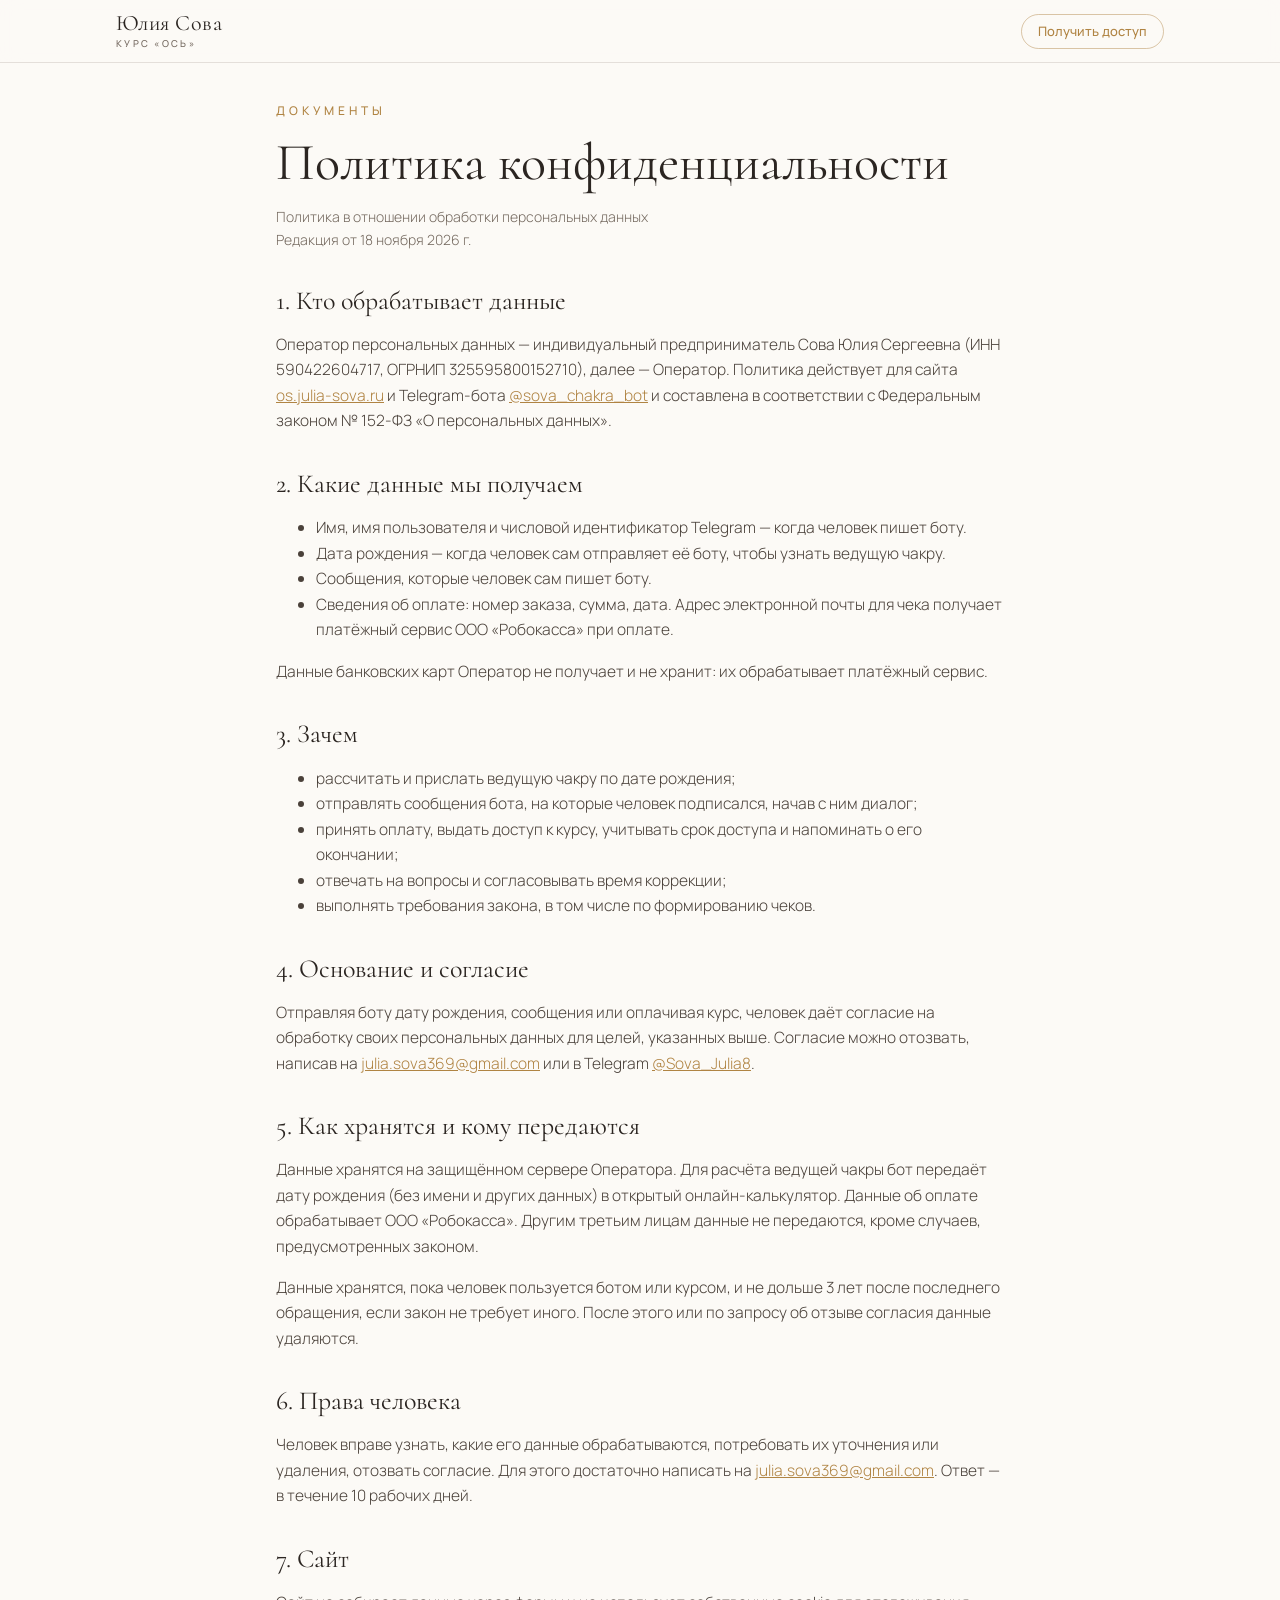
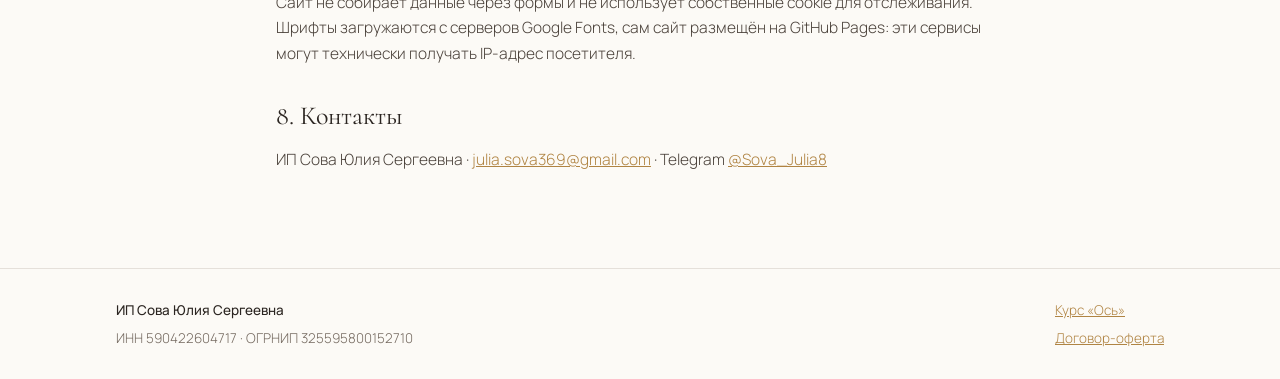
<file: privacy.html>
<!doctype html>
<html lang="ru">
<head>
<meta charset="utf-8">
<meta name="viewport" content="width=device-width,initial-scale=1,viewport-fit=cover">
<title>Политика конфиденциальности · курс «Ось» · Юлия Сова</title>
<link rel="icon" href="favicon.png">
<link rel="stylesheet" href="https://fonts.googleapis.com/css2?family=Cormorant:wght@300;400&family=Manrope:wght@300;400;500;600&display=swap">
<link rel="stylesheet" href="style.css">
</head>
<body>
<header class="top"><div class="in">
  <a class="brand" href="index.html">Юлия Сова<small>курс «Ось»</small></a>
  <a class="mini" href="index.html#plans">Получить доступ</a>
</div></header>
<main class="doc">
<div class="eyebrow">Документы</div>
<h1>Политика конфиденциальности</h1>
<p class="meta">Политика в отношении обработки персональных данных<br>Редакция от 18 ноября 2026 г.</p>

<h2>1. Кто обрабатывает данные</h2>
<p>Оператор персональных данных — индивидуальный предприниматель Сова Юлия Сергеевна (ИНН 590422604717, ОГРНИП 325595800152710), далее — Оператор. Политика действует для сайта <a href="https://os.julia-sova.ru">os.julia-sova.ru</a> и Telegram-бота <a href="https://t.me/sova_chakra_bot">@sova_chakra_bot</a> и составлена в соответствии с Федеральным законом № 152-ФЗ «О персональных данных».</p>

<h2>2. Какие данные мы получаем</h2>
<ul>
  <li>Имя, имя пользователя и числовой идентификатор Telegram — когда человек пишет боту.</li>
  <li>Дата рождения — когда человек сам отправляет её боту, чтобы узнать ведущую чакру.</li>
  <li>Сообщения, которые человек сам пишет боту.</li>
  <li>Сведения об оплате: номер заказа, сумма, дата. Адрес электронной почты для чека получает платёжный сервис ООО «Робокасса» при оплате.</li>
</ul>
<p>Данные банковских карт Оператор не получает и не хранит: их обрабатывает платёжный сервис.</p>

<h2>3. Зачем</h2>
<ul>
  <li>рассчитать и прислать ведущую чакру по дате рождения;</li>
  <li>отправлять сообщения бота, на которые человек подписался, начав с ним диалог;</li>
  <li>принять оплату, выдать доступ к курсу, учитывать срок доступа и напоминать о его окончании;</li>
  <li>отвечать на вопросы и согласовывать время коррекции;</li>
  <li>выполнять требования закона, в том числе по формированию чеков.</li>
</ul>

<h2>4. Основание и согласие</h2>
<p>Отправляя боту дату рождения, сообщения или оплачивая курс, человек даёт согласие на обработку своих персональных данных для целей, указанных выше. Согласие можно отозвать, написав на <a href="mailto:julia.sova369@gmail.com">julia.sova369@gmail.com</a> или в Telegram <a href="https://t.me/Sova_Julia8">@Sova_Julia8</a>.</p>

<h2>5. Как хранятся и кому передаются</h2>
<p>Данные хранятся на защищённом сервере Оператора. Для расчёта ведущей чакры бот передаёт дату рождения (без имени и других данных) в открытый онлайн-калькулятор. Данные об оплате обрабатывает ООО «Робокасса». Другим третьим лицам данные не передаются, кроме случаев, предусмотренных законом.</p>
<p>Данные хранятся, пока человек пользуется ботом или курсом, и не дольше 3 лет после последнего обращения, если закон не требует иного. После этого или по запросу об отзыве согласия данные удаляются.</p>

<h2>6. Права человека</h2>
<p>Человек вправе узнать, какие его данные обрабатываются, потребовать их уточнения или удаления, отозвать согласие. Для этого достаточно написать на <a href="mailto:julia.sova369@gmail.com">julia.sova369@gmail.com</a>. Ответ — в течение 10 рабочих дней.</p>

<h2>7. Сайт</h2>
<p>Сайт не собирает данные через формы и не использует собственные cookie для отслеживания. Шрифты загружаются с серверов Google Fonts, сам сайт размещён на GitHub Pages: эти сервисы могут технически получать IP-адрес посетителя.</p>

<h2>8. Контакты</h2>
<p>ИП Сова Юлия Сергеевна · <a href="mailto:julia.sova369@gmail.com">julia.sova369@gmail.com</a> · Telegram <a href="https://t.me/Sova_Julia8">@Sova_Julia8</a></p>
</main>
<footer><div class="in">
  <div class="f-col"><b>ИП Сова Юлия Сергеевна</b><span>ИНН 590422604717 · ОГРНИП 325595800152710</span></div>
  <div class="f-col"><a href="index.html">Курс «Ось»</a><a href="oferta.html">Договор-оферта</a></div>
</div></footer>
</body>
</html>
</file>
<file: style.css>
/* Курс «Ось» · стиль по ТЗ (вариант «Свет») */
:root{
  --void:#fcfaf6; --night:#f4efe6; --card:rgba(255,255,255,.72); --line:rgba(70,52,34,.13);
  --fg:#2b2521; --muted:#74695f; --dim:#a2978b;
  --gold1:#c39a55; --gold2:#a8762f; --gold:#b08443;
  --c1:#d6505e; --c2:#e48a45; --c3:#d9b145; --c4:#5aae7f; --c5:#4c9fd0; --c6:#6670c9; --c7:#9b6ccb;
  --display:"Cormorant",Georgia,"Times New Roman",serif; --body:"Manrope",system-ui,-apple-system,sans-serif;
  color-scheme:light;
}
*{box-sizing:border-box}
html{scroll-behavior:smooth;overflow-x:clip}
body{margin:0;background:var(--void);color:var(--fg);font:300 16px/1.65 var(--body);-webkit-font-smoothing:antialiased;overflow-x:clip}
#sky{position:fixed;inset:0;width:100%;height:100%;z-index:0;pointer-events:none}
.page{position:relative;z-index:1}
.in{max-width:1080px;margin:0 auto;padding-left:max(16px,env(safe-area-inset-left,0px));padding-right:max(16px,env(safe-area-inset-right,0px))}
.narrow{max-width:720px}
a{color:inherit}
strong{font-weight:500;color:var(--fg)}

.top{position:sticky;top:env(safe-area-inset-top,0px);z-index:20;background:rgba(252,250,246,.86);backdrop-filter:blur(10px);-webkit-backdrop-filter:blur(10px);border-bottom:1px solid var(--line)}
body::before{content:"";position:fixed;inset:0 0 auto;height:env(safe-area-inset-top,0px);z-index:21;background:var(--void)}
.top .in{display:flex;align-items:center;justify-content:space-between;gap:12px;padding-block:12px}
.brand{font:400 22px/1 var(--display);letter-spacing:.02em;text-decoration:none}
.brand small{display:block;font:500 9.5px/1.4 var(--body);letter-spacing:.24em;text-transform:uppercase;color:var(--muted);margin-top:3px}
.mini{font:500 13px/1 var(--body);text-decoration:none;border:1px solid rgba(176,132,67,.45);color:var(--gold);border-radius:999px;padding:10px 16px;white-space:nowrap}
.mini:hover,.mini:focus-visible{background:rgba(176,132,67,.1);outline:none}

.eyebrow{font:500 12px/1.4 var(--body);letter-spacing:.32em;text-transform:uppercase;color:var(--gold)}
h1,h2,h3{font-family:var(--display);font-weight:400;text-wrap:balance;margin:0}
h2{font-size:clamp(38px,6.5vw,60px);line-height:1.04}
.lead{color:var(--muted);font-size:17.5px;max-width:58ch}
.btn{display:inline-flex;align-items:center;justify-content:center;gap:14px;font:600 16px/1 var(--body);letter-spacing:.04em;color:#fff;text-decoration:none;background:linear-gradient(100deg,#d9b277,#b8843c 60%,#a06c28);border-radius:999px;padding:22px 34px;box-shadow:0 10px 30px -12px rgba(160,108,40,.55);transition:transform .2s,box-shadow .2s;border:0;cursor:pointer}
.btn:hover,.btn:focus-visible{transform:translateY(-2px);box-shadow:0 14px 40px -12px rgba(160,108,40,.7);outline:none}
.btn .arr{font-size:20px}
.dots{display:inline-flex;gap:7px}.dots i{width:9px;height:9px;border-radius:50%;background:var(--c);box-shadow:0 0 8px var(--c)}
section{padding-block:96px}
.mark{display:flex;flex-direction:column;align-items:center;gap:14px;margin-bottom:22px;text-align:center}
.mark::before{content:"";width:1px;height:72px;background:linear-gradient(transparent,var(--c))}
.mark .orb{width:14px;height:14px;border-radius:50%;background:radial-gradient(circle,#fff 0 18%,var(--c) 55%);box-shadow:0 0 16px 4px var(--c);margin-top:-14px}
.center{text-align:center}.center .lead{margin-inline:auto}

.hero{padding-block:40px 64px;overflow-x:clip}
.hero .in{display:grid;grid-template-columns:minmax(0,1.1fr) minmax(0,.9fr);gap:40px;align-items:center}
.hero h1{font-size:clamp(80px,16vw,160px);line-height:.92;font-weight:300;letter-spacing:-.01em;margin:18px 0 18px}
.hero h1 em{font-style:italic;background:linear-gradient(100deg,var(--gold1),var(--gold2));-webkit-background-clip:text;background-clip:text;color:transparent;padding-right:.06em}
.hero .sub{font:400 clamp(22px,3.4vw,30px)/1.25 var(--display);margin:0 0 18px}
.cta-row{display:flex;flex-wrap:wrap;align-items:center;gap:18px 28px;margin-top:30px}
.price{display:flex;align-items:baseline;gap:12px;font-family:var(--display)}
.price b{font-weight:400;font-size:46px;color:var(--gold1)}
.price s{font-size:24px;color:var(--dim)}
.price span{font:400 12.5px/1.3 var(--body);color:var(--muted);max-width:14ch}
.who{display:flex;align-items:center;gap:14px;margin-top:26px;color:var(--muted);font-size:14.5px}

.column{position:relative;height:560px;display:flex;flex-direction:column-reverse;justify-content:space-between;align-items:center;padding:30px 0}
.column::before{content:"";position:absolute;top:0;bottom:0;left:50%;width:2px;transform:translateX(-50%);background:linear-gradient(to top,transparent,var(--c1) 12%,var(--c3) 38%,var(--c5) 62%,var(--c7) 86%,transparent);filter:blur(.4px);opacity:.75}
.column::after{content:"";position:absolute;inset:-10% -30%;background:radial-gradient(ellipse at 50% 55%,rgba(232,190,140,.22),transparent 62%);z-index:-1}
.node{position:relative;width:46px;height:46px;border-radius:50%;background:radial-gradient(circle,#fff 0 14%,var(--c) 42%,transparent 72%);box-shadow:0 0 26px 6px color-mix(in srgb,var(--c) 32%,transparent);border:0;padding:0;cursor:pointer}
.node::after{content:"";position:absolute;left:50%;top:50%;width:150px;height:30px;transform:translate(-50%,-50%);border:1px solid color-mix(in srgb,var(--c) 35%,transparent);border-radius:50%}
.node:focus-visible{outline:2px solid var(--gold);outline-offset:6px}
.crown{position:absolute;top:2px;left:50%;transform:translateX(-50%);width:78px;height:16px;border:1.5px solid rgba(195,154,85,.75);border-radius:50%;box-shadow:0 0 18px rgba(195,154,85,.5)}
@media (prefers-reduced-motion:no-preference){
  .node{animation:breathe 5s ease-in-out infinite;animation-delay:calc(var(--i)*-.7s)}
  @keyframes breathe{50%{box-shadow:0 0 38px 10px color-mix(in srgb,var(--c) 40%,transparent);transform:scale(1.05)}}
}

.pains{display:grid;grid-template-columns:repeat(auto-fit,minmax(min(100%,300px),1fr));gap:14px;margin-top:40px}
.pain{border:1px solid var(--line);border-radius:22px;padding:22px 24px;background:var(--card);font-size:16.5px;display:flex;gap:14px;align-items:flex-start}
.pain span{min-width:0}
.pain i{flex:none;width:9px;height:9px;border-radius:50%;margin-top:9px;background:var(--c);box-shadow:0 0 10px var(--c)}

.explorer{margin-top:44px;border:1px solid color-mix(in srgb,var(--cur) 40%,var(--line));border-radius:30px;padding:28px clamp(18px,4vw,40px);background:radial-gradient(120% 80% at 0% 0%,color-mix(in srgb,var(--cur) 14%,transparent),transparent 60%),var(--card);transition:border-color .4s,background .4s}
.picker{display:flex;justify-content:space-between;align-items:center;gap:6px;position:relative;margin:4px 0 30px}
.picker::before{content:"";position:absolute;left:12px;right:12px;top:50%;height:1px;background:linear-gradient(90deg,var(--c1),var(--c2),var(--c3),var(--c4),var(--c5),var(--c6),var(--c7));opacity:.5}
.pk{position:relative;width:40px;height:40px;border-radius:50%;border:1px solid transparent;background:transparent;cursor:pointer;display:grid;place-items:center;padding:0}
.pk::before{content:"";width:16px;height:16px;border-radius:50%;background:radial-gradient(circle,#fff 0 20%,var(--c) 60%);box-shadow:0 0 12px 2px var(--c);transition:transform .3s}
.pk[aria-pressed="true"]{border-color:var(--c);box-shadow:0 0 0 6px color-mix(in srgb,var(--c) 14%,transparent)}
.pk[aria-pressed="true"]::before{transform:scale(1.25)}
.pk:focus-visible{outline:2px solid var(--gold);outline-offset:4px}
.ex-head{display:flex;justify-content:space-between;flex-wrap:wrap;gap:8px;font:500 11.5px/1.4 var(--body);letter-spacing:.26em;text-transform:uppercase;color:var(--muted)}
.ex-name{font:400 clamp(42px,7vw,64px)/1 var(--display);margin:16px 0 6px}
.ex-theme{color:var(--muted);margin:14px 0 22px;font-size:16.5px}
.seg{display:grid;grid-template-columns:repeat(3,minmax(0,1fr));border:1px solid var(--line);border-radius:999px;padding:5px;gap:4px;max-width:560px}
.seg button{font:500 14.5px/1 var(--body);color:var(--muted);background:transparent;border:0;border-radius:999px;padding:14px 10px;cursor:pointer}
.seg button[aria-pressed="true"]{background:rgba(43,37,33,.07);color:var(--fg)}
.seg button:focus-visible{outline:2px solid var(--gold);outline-offset:2px}
.ex-text{font-size:18px;line-height:1.6;margin:22px 0 4px;max-width:56ch;min-height:5.2em}
.ex-mod{display:flex;align-items:center;gap:10px;color:var(--gold);font-size:14px;border-top:1px solid var(--line);padding-top:18px;margin-top:18px}

.nums{display:grid;grid-template-columns:repeat(3,minmax(0,1fr));gap:30px 20px;margin-top:40px}
.num b{display:block;font:300 clamp(64px,10vw,96px)/.9 var(--display);background:linear-gradient(180deg,var(--gold1),var(--gold2));-webkit-background-clip:text;background-clip:text;color:transparent}
.num strong{display:block;font:400 26px/1.15 var(--display);margin-top:10px}
.num span{display:block;color:var(--muted);font-size:14.5px;margin-top:6px}

.path{list-style:none;margin:48px auto 0;padding:0;max-width:640px;position:relative}
.path::before{content:"";position:absolute;left:31px;top:20px;bottom:20px;width:1px;background:linear-gradient(var(--c1),var(--c4),var(--c7));opacity:.45}
.path li{display:grid;grid-template-columns:64px minmax(0,1fr);gap:20px;align-items:center;padding:12px 0}
.ring{width:64px;height:64px;border-radius:50%;border:1px solid var(--line);background:var(--night);display:grid;place-items:center;position:relative}
.ring::after{content:"";width:12px;height:12px;border-radius:50%;background:var(--c);box-shadow:0 0 14px 3px var(--c)}
.path h3{font-size:28px;line-height:1.1}
.path p{margin:4px 0 0;color:var(--muted);font-size:15px}

.mods{list-style:none;padding:0;margin:40px 0 0;border-top:1px solid var(--line)}
.mods li{display:grid;grid-template-columns:48px minmax(0,1fr) auto;gap:16px;align-items:baseline;padding:20px 0;border-bottom:1px solid var(--line)}
.mods .n{font:500 14px/1 var(--body);color:var(--gold);font-variant-numeric:tabular-nums}
.mods b{font:400 26px/1.15 var(--display)}
.mods span{display:block;color:var(--muted);font-size:14.5px;margin-top:4px}
.mods i{width:10px;height:10px;border-radius:50%;background:var(--c);box-shadow:0 0 10px var(--c)}

.about{display:grid;grid-template-columns:minmax(0,.8fr) minmax(0,1.2fr);gap:44px;align-items:center;margin-top:20px}
.photo{display:block;width:100%;height:auto;aspect-ratio:4/5;object-fit:cover;border-radius:200px 200px 28px 28px;border:1px solid var(--line);box-shadow:0 18px 40px -30px rgba(90,60,30,.35)}
.quote{font:300 clamp(30px,4.6vw,44px)/1.18 var(--display);font-style:italic;margin:16px 0 22px}
.about p{color:var(--muted);max-width:52ch}

.plans{display:grid;gap:18px;margin-top:44px}
.plans.one{grid-template-columns:minmax(0,560px);justify-content:center}
.plan{position:relative;border:1px solid var(--line);border-radius:30px;padding:32px 28px;background:var(--card);display:flex;flex-direction:column;gap:18px;overflow:hidden;box-shadow:0 1px 0 rgba(255,255,255,.8) inset,0 18px 40px -30px rgba(90,60,30,.35)}
.plan.main{border-color:rgba(176,132,67,.4);background:radial-gradient(100% 60% at 50% 0%,rgba(176,132,67,.1),transparent 70%),var(--card)}
.plan.main::before{content:"";position:absolute;inset:0 0 auto;height:2px;background:linear-gradient(90deg,var(--c1),var(--c2),var(--c3),var(--c4),var(--c5),var(--c6),var(--c7))}
.plan h3{font-size:34px}
.plan ul{list-style:none;padding:0;margin:0;display:grid;gap:10px}
.plan li{display:flex;gap:12px;font-size:15.5px}
.plan li::before{content:"";flex:none;width:7px;height:7px;border-radius:50%;margin-top:9px;background:var(--gold)}
.plan .btn{width:100%}
.addon{display:grid;grid-template-columns:auto minmax(0,1fr);gap:14px;border-top:1px solid var(--line);padding-top:18px;font-size:14.5px;color:var(--muted)}
.addon .dots{margin-top:7px}
.addon-p{margin-top:8px;font-family:var(--display)}.addon-p b{font-weight:400;font-size:26px;color:var(--gold1)}.addon-p s{color:var(--dim);font-size:18px}
.addon-n{font-size:13.5px;margin-top:2px}
.note{color:var(--dim);font-size:13px;text-align:center;margin-top:18px}
.terms{max-width:640px;margin:26px auto 0;color:var(--muted);font-size:14px;display:grid;gap:4px}
.terms p{margin:0 0 8px}
.terms a{color:var(--gold)}

.faq{margin-top:36px;border-top:1px solid var(--line)}
.faq details{border-bottom:1px solid var(--line)}
.faq summary{list-style:none;display:grid;grid-template-columns:12px minmax(0,1fr) auto;gap:18px;align-items:center;padding:24px 4px;cursor:pointer;font:400 clamp(22px,3vw,28px)/1.2 var(--display)}
.faq summary::-webkit-details-marker{display:none}
.faq summary i{width:10px;height:10px;border-radius:50%;background:var(--c);box-shadow:0 0 10px var(--c)}
.faq summary::after{content:"";width:12px;height:12px;border-right:1.5px solid var(--gold);border-bottom:1.5px solid var(--gold);transform:rotate(45deg) translateY(-4px);transition:transform .25s}
.faq details[open] summary::after{transform:rotate(225deg) translate(-2px,-2px)}
.faq summary:focus-visible{outline:2px solid var(--gold);outline-offset:2px}
.faq p{margin:0 0 24px 34px;color:var(--muted);max-width:60ch}

.finale{position:relative;overflow:hidden;padding-block:120px}
.finale::before{content:"";position:absolute;inset:0;opacity:.5;background:radial-gradient(60% 50% at 20% 100%,rgba(255,64,88,.32),transparent 70%),radial-gradient(50% 45% at 50% 100%,rgba(255,212,71,.22),transparent 70%),radial-gradient(60% 50% at 80% 100%,rgba(63,220,138,.22),transparent 70%),radial-gradient(70% 60% at 30% 0%,rgba(97,112,255,.3),transparent 70%),radial-gradient(60% 50% at 80% 10%,rgba(185,115,255,.3),transparent 70%);filter:blur(10px)}
.finale .in{position:relative}
.finale h2{font-size:clamp(46px,8vw,84px);margin:16px 0 18px}

footer{border-top:1px solid var(--line);padding-block:30px calc(30px + env(safe-area-inset-bottom,0px));color:var(--muted);font-size:13.5px}
footer .in{display:flex;flex-wrap:wrap;justify-content:space-between;gap:18px}
.f-col{display:flex;flex-direction:column;gap:6px}
.f-col b{font-weight:500;color:var(--fg)}
footer a{color:var(--gold)}

/* страницы документов */
.doc{max-width:760px;margin:0 auto;padding:40px max(16px,env(safe-area-inset-left,0px)) 80px}
.doc h1{font-size:clamp(36px,6vw,52px);line-height:1.05;margin:16px 0 8px}
.doc h2{font-size:26px;line-height:1.2;margin:34px 0 10px}
.doc p,.doc li{color:#4a413a;font-size:15.5px}
.doc .meta{color:var(--muted);font-size:14px}
.doc a{color:var(--gold)}

@media (max-width:820px){
  .hero .in{grid-template-columns:1fr}
  .column{height:430px;order:-1;margin-top:-10px}
  .about{grid-template-columns:1fr}
  .photo{max-width:340px;margin:0 auto}
  .plans.one{grid-template-columns:1fr}
}
@media (max-width:480px){
  section{padding-block:72px}
  .btn{width:100%;padding:20px 24px}
  .nums{grid-template-columns:1fr}
  .mods li{grid-template-columns:36px minmax(0,1fr) auto}
  .pk{width:34px;height:34px}
}
</file>
